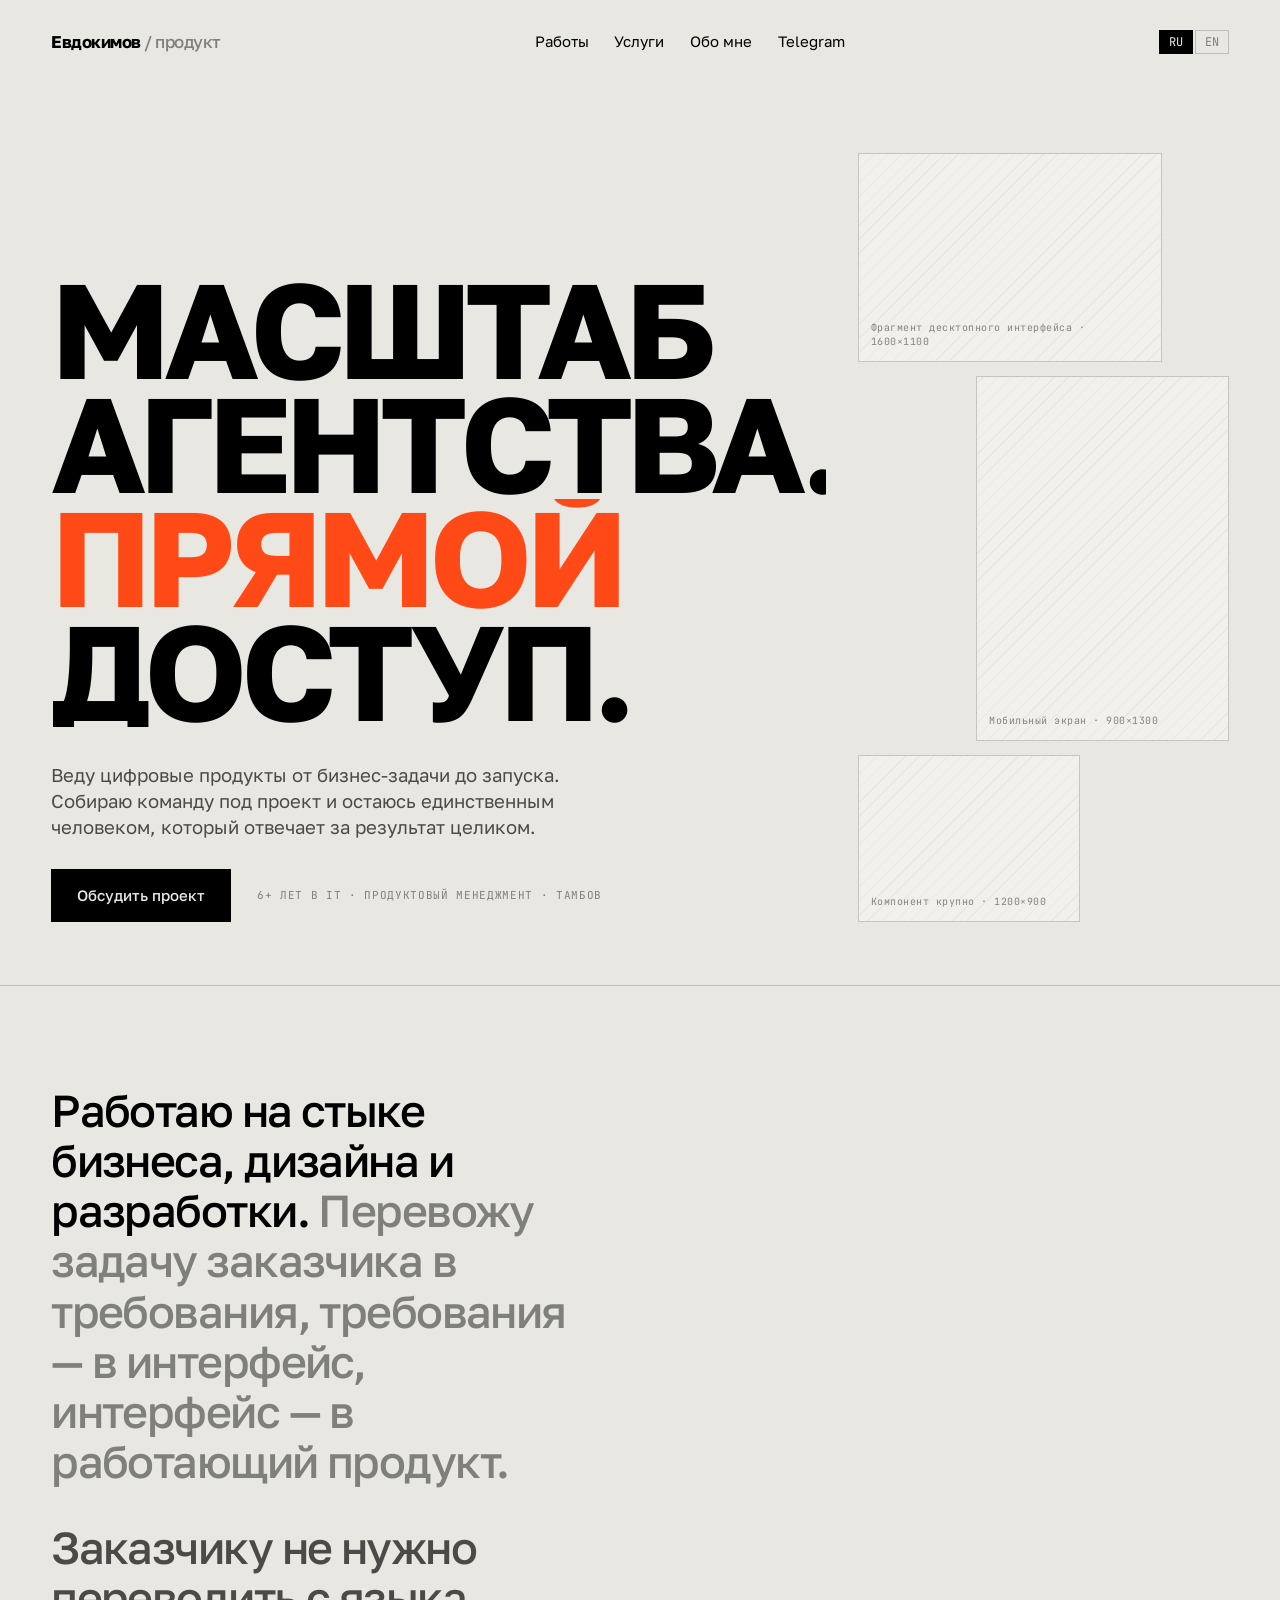
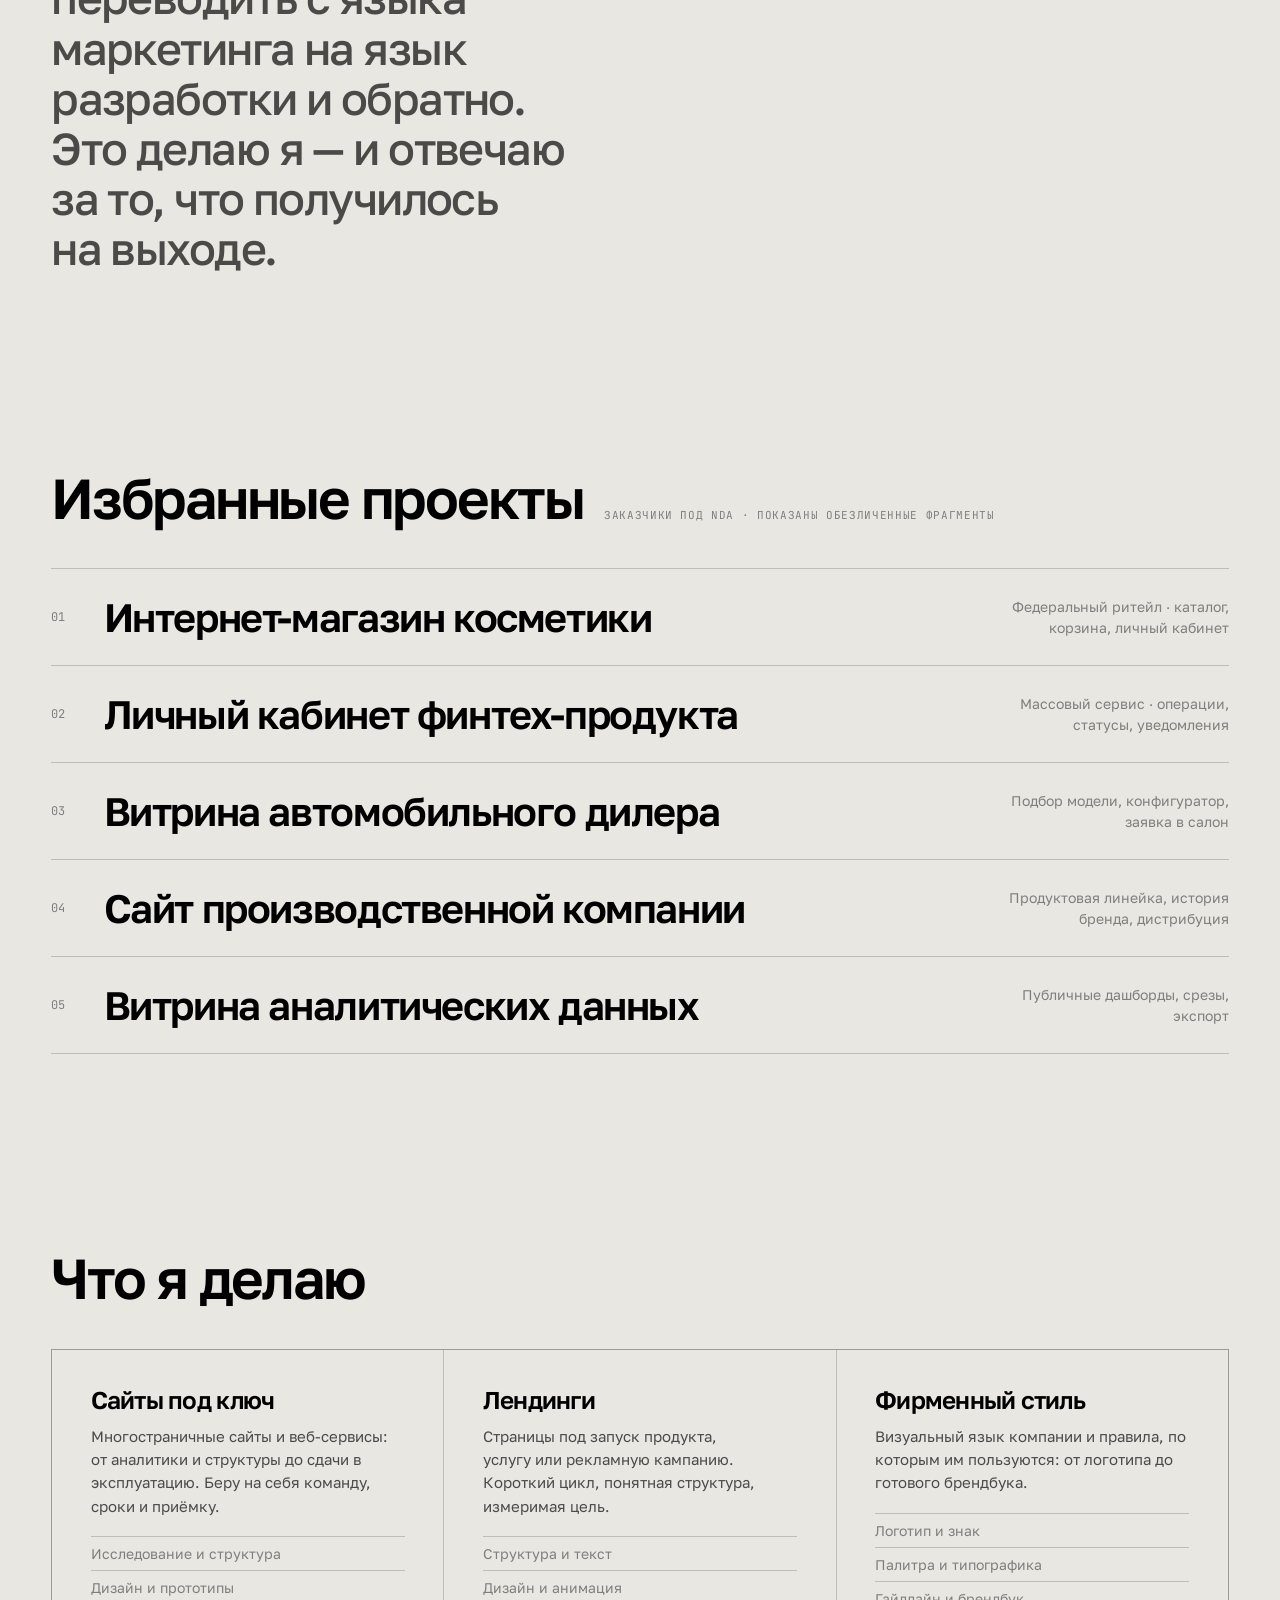
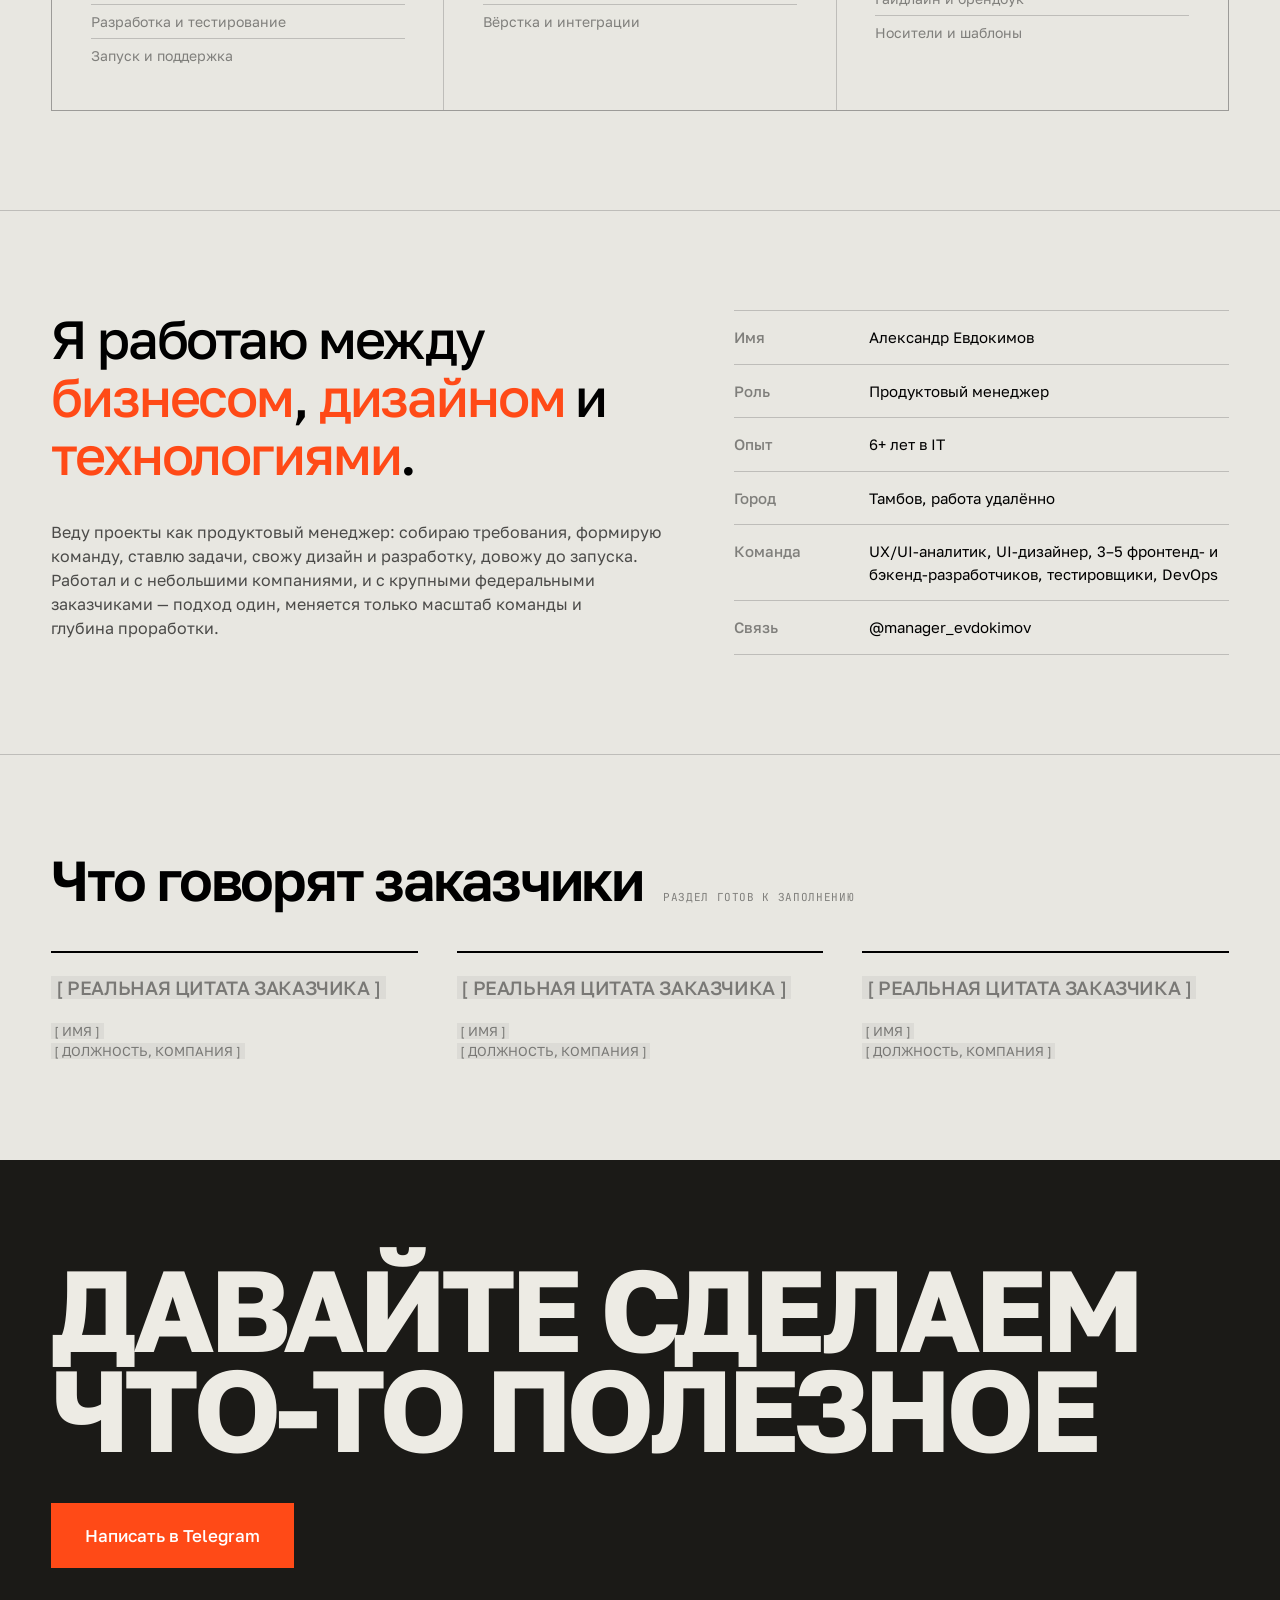
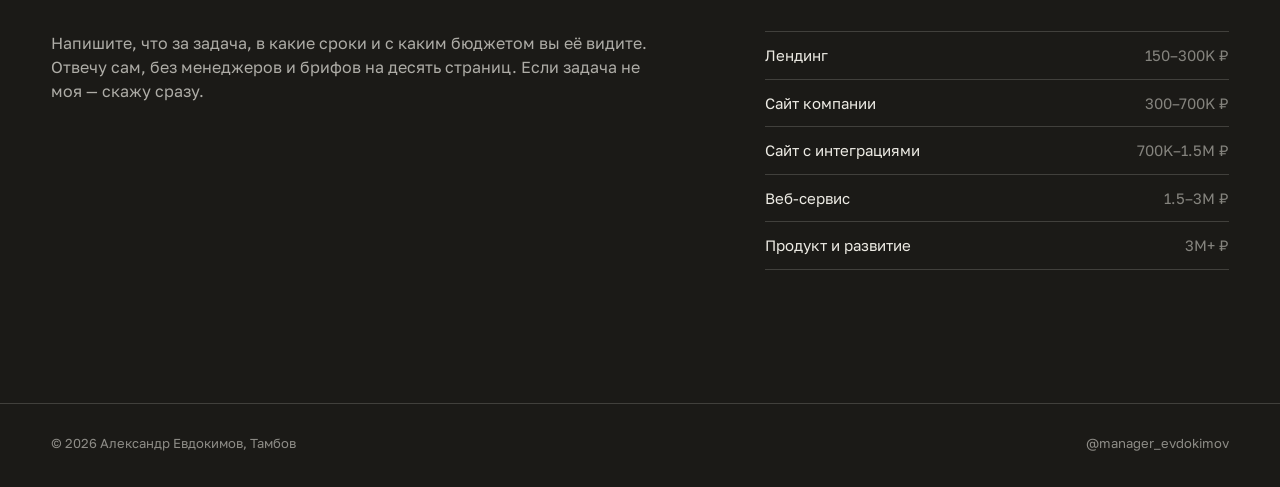
<file: index.html>
<!DOCTYPE html>
<html lang="ru">
<head>
<meta charset="utf-8">
<meta name="viewport" content="width=device-width, initial-scale=1">
<title>Александр Евдокимов — цифровые продукты</title>
<meta name="description" content="Продуктовый менеджер. Веду цифровые проекты от бизнес-задачи до запуска: сайты под ключ, лендинги, фирменный стиль.">

<!--
  ══════════════════════════════════════════════════════════════
  КАК ПРАВИТЬ ЭТОТ ФАЙЛ

  1. КАРТИНКИ. Все места под изображения — блоки <figure class="ph">.
     Чтобы вставить картинку, замените блок целиком на:
         <img src="images/имя.jpg" alt="описание" class="shot">
     Подпись внутри блока подсказывает нужный формат и размер.

  2. ТЕКСТ. Сайт двуязычный. Каждый текст продублирован:
         <span class="ru">русский</span><span class="en">english</span>
     Правьте обе версии, иначе при переключении языка будет пусто.

  3. КЕЙСЫ. Карточка в списке работ — <a class="work-row">.
     Разворот кейса — <article class="case"> в самом низу body.
     Связаны через data-case="c1" и id="case-c1".
     Чтобы добавить кейс — скопируйте одну строку и один article,
     поменяйте c1 на c6.

  4. ОПИСАНИЯ КЕЙСОВ — заготовки по категориям. Обязательно
     сверьте каждое с тем, что было на самом деле, прежде
     чем публиковать.

  5. ТЕЛЕГРАМ. Замените @manager_evdokimov поиском по файлу,
     если ник изменится.
  ══════════════════════════════════════════════════════════════
-->

<link rel="preconnect" href="https://fonts.googleapis.com">
<link rel="preconnect" href="https://fonts.gstatic.com" crossorigin>
<link href="https://fonts.googleapis.com/css2?family=Golos+Text:wght@400;500;600;700;800;900&family=JetBrains+Mono:wght@400;500&display=swap" rel="stylesheet">

<style>
:root{
  --paper:#E8E7E1;
  --paper-lift:#F1F0EB;
  --ink:#000;
  --ink-70:rgba(0,0,0,.68);
  --ink-45:rgba(0,0,0,.45);
  --rule:rgba(0,0,0,.18);
  --dark:#1B1A17;
  --dark-lift:#232219;
  --dark-text:#EDEBE4;
  --dark-rule:rgba(237,235,228,.18);
  --accent:#FF4A17;
  --pad:clamp(20px,4vw,64px);
  --maxw:1560px;
}

*{box-sizing:border-box;margin:0;padding:0}
html{-webkit-text-size-adjust:100%}
html{overflow-x:clip}
body{
  background:var(--paper);
  color:var(--ink);
  font-family:"Golos Text",sans-serif;
  font-size:clamp(16px,1.05vw,18px);
  line-height:1.5;
  overflow-x:hidden;
}
body.locked{overflow:hidden}

/* ── язык ───────────────────────────────────────────── */
.ru,.en{display:none}
body.lang-ru .ru{display:revert}
body.lang-en .en{display:revert}

/* ── базовая типографика ────────────────────────────── */
h1,h2,h3{font-weight:600;letter-spacing:-.035em;line-height:.92;text-wrap:balance}
p{max-width:62ch;text-wrap:pretty}
a{color:inherit;text-decoration:none}
:focus-visible{outline:2px solid var(--accent);outline-offset:3px}

.spec{
  font-family:"JetBrains Mono",monospace;
  font-size:.6875rem;
  letter-spacing:.06em;
  color:var(--ink-45);
}

.wrap{max-width:var(--maxw);margin:0 auto;padding-inline:var(--pad)}
.rule{border-top:1px solid var(--rule)}

/* ── навигация ──────────────────────────────────────── */
.nav{
  position:fixed;inset:0 0 auto 0;z-index:60;
  display:flex;align-items:center;justify-content:space-between;
  gap:24px;
  max-width:var(--maxw);margin:0 auto;
  padding:26px var(--pad);
  transition:padding .35s cubic-bezier(.2,.7,.3,1);
}
.nav::before{
  content:"";position:absolute;inset:0;z-index:-1;
  background:var(--paper);
  opacity:0;transition:opacity .35s ease;
  border-bottom:1px solid transparent;
}
body.scrolled .nav{padding-block:12px}
body.scrolled .nav::before{opacity:.94;border-bottom-color:var(--rule);backdrop-filter:blur(6px)}

.mark{font-weight:700;letter-spacing:-.03em;font-size:1.0625rem;white-space:nowrap}
.mark span{color:var(--ink-45);font-weight:500}
.nav-links{display:flex;gap:clamp(14px,2vw,32px);align-items:center;font-size:.9375rem}
.nav-links a{padding-block:4px;border-bottom:1px solid transparent}
.nav-links a:hover{border-bottom-color:var(--ink)}
.lang{display:flex;gap:2px;font-family:"JetBrains Mono",monospace;font-size:.75rem}
.lang button{
  background:none;border:1px solid var(--rule);color:var(--ink-45);
  padding:5px 9px;cursor:pointer;font:inherit;line-height:1;
}
.lang button[aria-pressed="true"]{background:var(--ink);border-color:var(--ink);color:var(--paper)}
@media(max-width:720px){.nav-links a:not(.nav-cta){display:none}}

/* ── герой ──────────────────────────────────────────── */
.hero{padding-top:clamp(120px,17vh,190px);padding-bottom:clamp(48px,7vh,88px)}
.hero-grid{display:grid;grid-template-columns:repeat(12,1fr);gap:clamp(20px,2.5vw,40px);align-items:end}
.hero-head{grid-column:1/9;min-width:0}
@media(max-width:1000px){.hero-head{grid-column:1/-1}}

h1{
  font-size:clamp(2.35rem,10.5vw,9.2rem);
  font-weight:700;
  line-height:.85;
  letter-spacing:-.05em;
  text-transform:uppercase;
}
h1 .line{display:block;overflow:hidden}
h1 .line i{display:block;font-style:normal;transform:translateY(105%);animation:rise .95s cubic-bezier(.16,1,.3,1) forwards}
h1 .line:nth-child(2) i{animation-delay:.09s}
h1 .line:nth-child(3) i{animation-delay:.18s}
@keyframes rise{to{transform:translateY(0)}}
h1 em{font-style:normal;color:var(--accent)}

.hero-sub{
  margin-top:clamp(28px,4vh,52px);
  max-width:46ch;
  font-size:clamp(1.0625rem,1.45vw,1.375rem);
  line-height:1.4;
  color:var(--ink-70);
  opacity:0;animation:fade .8s ease .5s forwards;
}
@keyframes fade{to{opacity:1}}

.hero-meta{
  margin-top:28px;display:flex;flex-wrap:wrap;gap:10px 26px;align-items:center;
  opacity:0;animation:fade .8s ease .68s forwards;
}
.btn{
  display:inline-block;background:var(--ink);color:var(--paper);
  padding:15px 26px;font-weight:500;font-size:.9375rem;
  transition:background .2s ease,color .2s ease;
}
.btn:hover{background:var(--accent);color:#fff}
.btn-ghost{background:none;color:var(--ink);border:1px solid var(--ink)}
.btn-ghost:hover{background:var(--ink);color:var(--paper)}

/* композиция фрагментов в герое */
.hero-stack{grid-column:9/13;min-width:0;display:grid;gap:14px;opacity:0;animation:fade 1s ease .3s forwards}
.hero-stack .ph:nth-child(1){margin-right:18%}
.hero-stack .ph:nth-child(2){margin-left:32%}
.hero-stack .ph:nth-child(3){margin-right:40%}
@media(max-width:1000px){
  .hero-grid{grid-template-columns:1fr;gap:0}
  .hero-stack{grid-column:1;grid-template-columns:1fr 1fr;gap:12px;margin-top:48px}
  .hero-stack .ph{margin:0!important}
  .hero-stack .ph:nth-child(3){display:none}
}
@media(max-width:420px){
  .hero-stack{grid-template-columns:1fr}
  .hero-stack .ph:nth-child(2){display:none}
}

/* ── плейсхолдер изображения ────────────────────────── */
.ph{
  position:relative;
  aspect-ratio:var(--ar,16/10);
  background:
    repeating-linear-gradient(-45deg,transparent 0 9px,rgba(0,0,0,.035) 9px 10px),
    var(--paper-lift);
  border:1px solid var(--rule);
  display:flex;align-items:flex-end;padding:12px;
}
.ph figcaption{
  font-family:"JetBrains Mono",monospace;font-size:.625rem;
  letter-spacing:.05em;color:var(--ink-45);line-height:1.4;
}
.shot{width:100%;height:auto;display:block;border:1px solid var(--rule)}

/* ── секции ─────────────────────────────────────────── */
section{padding-block:clamp(64px,11vh,148px)}
.sec-head{display:flex;align-items:baseline;gap:20px;margin-bottom:clamp(32px,5vh,64px);flex-wrap:wrap}
.sec-head h2{font-size:clamp(1.9rem,4.4vw,4rem);font-weight:600;letter-spacing:-.04em}

/* ── манифест ───────────────────────────────────────── */
.manifesto p{
  font-size:clamp(1.5rem,3.5vw,3.05rem);
  line-height:1.12;letter-spacing:-.035em;font-weight:500;max-width:19ch;
}
.manifesto .quiet{color:var(--ink-45)}
.manifesto-note{margin-top:36px;max-width:50ch;color:var(--ink-70);font-size:1.0625rem}

/* ── работы ─────────────────────────────────────────── */
.work-row{
  display:grid;grid-template-columns:auto 1fr auto;align-items:center;
  gap:clamp(16px,3vw,48px);
  padding:clamp(20px,3vh,34px) 0;
  border-top:1px solid var(--rule);
  position:relative;cursor:pointer;
  transition:padding-left .35s cubic-bezier(.2,.7,.3,1);
}
.work-list .work-row:last-child{border-bottom:1px solid var(--rule)}
.work-row:hover,.work-row:focus-visible{padding-left:clamp(10px,1.6vw,26px)}
.work-num{font-family:"JetBrains Mono",monospace;font-size:.75rem;color:var(--ink-45)}
.work-title{min-width:0;overflow-wrap:anywhere;font-size:clamp(1.35rem,3.1vw,2.7rem);font-weight:600;letter-spacing:-.035em;line-height:1.02}
.work-tag{font-size:.875rem;color:var(--ink-45);text-align:right;max-width:26ch}
.work-row:hover .work-title{color:var(--accent)}
.work-peek{
  position:absolute;right:clamp(140px,18vw,320px);top:50%;
  width:clamp(160px,15vw,230px);aspect-ratio:4/3;
  transform:translateY(-50%) scale(.94);
  opacity:0;pointer-events:none;transition:opacity .25s ease,transform .25s ease;
  z-index:2;display:none;
}
@media(hover:hover) and (min-width:1100px){.work-peek{display:flex}}
@media(hover:hover) and (min-width:1100px){
  .work-row:hover .work-peek{opacity:1;transform:translateY(-50%) scale(1)}
}
@media(max-width:760px){
  .work-row{grid-template-columns:auto 1fr;row-gap:8px}
  .work-tag{grid-column:2;text-align:left}
}

/* ── услуги ─────────────────────────────────────────── */
.services{display:grid;grid-template-columns:repeat(3,1fr);gap:1px;background:var(--rule);border:1px solid var(--rule)}
.service{background:var(--paper);padding:clamp(26px,3vw,44px)}
.service h3{font-size:clamp(1.25rem,1.9vw,1.75rem);margin-bottom:14px;letter-spacing:-.03em}
.service p{color:var(--ink-70);font-size:.9375rem;line-height:1.55}
.service ul{margin-top:18px;list-style:none;font-size:.875rem;color:var(--ink-45)}
.service li{padding:6px 0;border-top:1px solid var(--rule)}
@media(max-width:900px){.services{grid-template-columns:1fr}}

/* ── обо мне ────────────────────────────────────────── */
.about{display:grid;grid-template-columns:1.25fr 1fr;gap:clamp(32px,5vw,90px);align-items:start}
.about-statement{font-size:clamp(1.75rem,4.2vw,3.4rem);font-weight:500;line-height:1.08;letter-spacing:-.04em}
.about-statement b{font-weight:500;color:var(--accent)}
.facts{list-style:none}
.facts li{display:flex;gap:20px;padding:15px 0;border-top:1px solid var(--rule);font-size:.9375rem}
.facts li:last-child{border-bottom:1px solid var(--rule)}
.facts b{flex:0 0 clamp(90px,9vw,150px);font-weight:500;color:var(--ink-45)}
.about-text{margin-top:36px;color:var(--ink-70)}
@media(max-width:900px){.about{grid-template-columns:1fr}}

/* ── отзывы ─────────────────────────────────────────── */
.quotes{display:grid;grid-template-columns:repeat(3,1fr);gap:clamp(20px,3vw,44px)}
.quote{border-top:2px solid var(--ink);padding-top:22px}
.quote blockquote{font-size:clamp(1.0625rem,1.5vw,1.3rem);line-height:1.35;letter-spacing:-.02em;font-weight:500}
.quote .who{margin-top:22px;font-size:.8125rem;color:var(--ink-45);line-height:1.5}
.placeholder-text{color:var(--ink-45);background:rgba(0,0,0,.05);padding:0 .25em}
@media(max-width:900px){.quotes{grid-template-columns:1fr}}

/* ── контакт ────────────────────────────────────────── */
.contact{background:var(--dark);color:var(--dark-text)}
.contact h2{
  font-size:clamp(2.05rem,9vw,8rem);font-weight:700;text-transform:uppercase;
  letter-spacing:-.05em;line-height:.86;
}
.contact .btn{background:var(--accent);color:#fff;margin-top:clamp(32px,5vh,60px);padding:20px 34px;font-size:1.0625rem}
.contact .btn:hover{background:var(--dark-text);color:var(--dark)}
.contact-grid{display:grid;grid-template-columns:1.4fr 1fr;gap:clamp(30px,5vw,80px);margin-top:clamp(40px,7vh,86px);align-items:start}
.budget{list-style:none;font-size:.9375rem}
.budget li{padding:12px 0;border-top:1px solid var(--dark-rule);display:flex;justify-content:space-between;gap:16px;color:var(--dark-text)}
.budget li:last-child{border-bottom:1px solid var(--dark-rule)}
.budget .cap{color:rgba(237,235,228,.5)}
@media(max-width:900px){.contact-grid{grid-template-columns:1fr}}

footer{background:var(--dark);color:rgba(237,235,228,.55);padding-block:34px;font-size:.8125rem}
footer .wrap{display:flex;justify-content:space-between;gap:20px;flex-wrap:wrap;border-top:1px solid var(--dark-rule);padding-top:30px}
footer a:hover{color:var(--dark-text)}

/* ── разворот кейса ─────────────────────────────────── */
.case{
  position:fixed;inset:0;z-index:80;
  background:var(--dark);color:var(--dark-text);
  overflow-y:auto;overscroll-behavior:contain;
  opacity:0;visibility:hidden;transform:translateY(24px);
  transition:opacity .4s ease,transform .45s cubic-bezier(.16,1,.3,1),visibility .45s;
}
.case[data-open="true"]{opacity:1;visibility:visible;transform:none}
.case .ph{
  background:
    repeating-linear-gradient(-45deg,transparent 0 9px,rgba(237,235,228,.05) 9px 10px),
    var(--dark-lift);
  border-color:var(--dark-rule);
}
.case .ph figcaption{color:rgba(237,235,228,.45)}
.case-close{
  position:sticky;top:0;z-index:5;
  display:flex;justify-content:space-between;align-items:center;gap:20px;
  padding:14px var(--pad);flex-wrap:wrap;
  background:var(--dark);border-bottom:1px solid var(--dark-rule);
  max-width:var(--maxw);margin:0 auto;
}
.case-close button{
  background:none;border:1px solid var(--dark-rule);color:var(--dark-text);
  padding:9px 16px;cursor:pointer;font:inherit;font-size:.875rem;
}
.case-close button:hover{background:var(--dark-text);color:var(--dark)}
.case-close .spec{color:rgba(237,235,228,.5)}
.case-head{padding-block:clamp(48px,9vh,110px) clamp(32px,5vh,60px)}
.case-head h2{
  font-size:clamp(1.85rem,7.5vw,6.4rem);
  overflow-wrap:anywhere;font-weight:700;text-transform:uppercase;
  letter-spacing:-.05em;line-height:.88;max-width:16ch;
}
.case-head p{margin-top:28px;color:rgba(237,235,228,.7);font-size:clamp(1.0625rem,1.4vw,1.3rem);line-height:1.45}
.case-specs{display:grid;grid-template-columns:repeat(4,1fr);gap:0 clamp(20px,3vw,40px);border-top:1px solid var(--dark-rule)}
.case-specs div{padding:22px 0;border-bottom:1px solid var(--dark-rule)}
.case-specs dt{
  font-family:"JetBrains Mono",monospace;font-size:.625rem;letter-spacing:.07em;
  color:rgba(237,235,228,.45);margin-bottom:10px;
}
.case-specs dd{font-size:.9375rem;line-height:1.45}
@media(max-width:900px){.case-specs{grid-template-columns:1fr 1fr}}
@media(max-width:560px){.case-specs{grid-template-columns:1fr}}
.case-body{padding-block:clamp(40px,7vh,90px)}
.case-shots{display:grid;gap:clamp(14px,2vw,26px)}
.case-shots .pair{display:grid;grid-template-columns:1fr 1fr;gap:clamp(14px,2vw,26px)}
@media(max-width:760px){.case-shots .pair{grid-template-columns:1fr}}
.case-note{margin-block:clamp(36px,6vh,72px);max-width:58ch;color:rgba(237,235,228,.7)}
.case-note h3{font-size:clamp(1.25rem,2.2vw,1.9rem);color:var(--dark-text);margin-bottom:16px;letter-spacing:-.03em}
.case-next{
  display:flex;justify-content:space-between;align-items:center;gap:20px;flex-wrap:wrap;
  border-top:1px solid var(--dark-rule);padding-block:clamp(30px,5vh,56px);
}
.case-next b{font-size:clamp(1.3rem,3vw,2.4rem);font-weight:600;letter-spacing:-.035em}
.case-next a:hover b{color:var(--accent)}

@media(prefers-reduced-motion:reduce){
  *,*::before,*::after{animation-duration:.01ms!important;animation-delay:0ms!important;transition-duration:.01ms!important}
  h1 .line i{transform:none}
  .hero-sub,.hero-meta,.hero-stack{opacity:1}
}
</style>
</head>

<body class="lang-ru">

<!-- ═══ НАВИГАЦИЯ ═══ -->
<nav class="nav">
  <a href="#top" class="mark">Евдокимов<span> / продукт</span></a>
  <div class="nav-links">
    <a href="#work"><span class="ru">Работы</span><span class="en">Work</span></a>
    <a href="#services"><span class="ru">Услуги</span><span class="en">Services</span></a>
    <a href="#about"><span class="ru">Обо мне</span><span class="en">About</span></a>
    <a href="https://t.me/manager_evdokimov" class="nav-cta" target="_blank" rel="noopener">Telegram</a>
  </div>
  <div class="lang">
    <button type="button" data-lang="ru" aria-pressed="true">RU</button>
    <button type="button" data-lang="en" aria-pressed="false">EN</button>
  </div>
</nav>

<main id="top">

<!-- ═══ ГЕРОЙ ═══ -->
<header class="hero wrap">
  <div class="hero-grid">
    <div class="hero-head">
      <h1>
        <span class="ru">
          <span class="line"><i>Масштаб</i></span>
          <span class="line"><i>агентства.</i></span>
          <span class="line"><i><em>Прямой</em> доступ.</i></span>
        </span>
        <span class="en">
          <span class="line"><i>Agency</i></span>
          <span class="line"><i>scale.</i></span>
          <span class="line"><i><em>Direct</em> access.</i></span>
        </span>
      </h1>

      <p class="hero-sub">
        <span class="ru">Веду цифровые продукты от бизнес-задачи до запуска. Собираю команду под проект и остаюсь единственным человеком, который отвечает за результат целиком.</span>
        <span class="en">I take digital products from a business problem to launch. I assemble the team for the project and stay the single person accountable for the whole result.</span>
      </p>

      <div class="hero-meta">
        <a href="https://t.me/manager_evdokimov" class="btn" target="_blank" rel="noopener">
          <span class="ru">Обсудить проект</span><span class="en">Start a project</span>
        </a>
        <span class="spec">
          <span class="ru">6+ ЛЕТ В IT · ПРОДУКТОВЫЙ МЕНЕДЖМЕНТ · ТАМБОВ</span>
          <span class="en">6+ YEARS IN IT · PRODUCT MANAGEMENT · TAMBOV</span>
        </span>
      </div>
    </div>

    <div class="hero-stack">
      <figure class="ph" style="--ar:16/11"><figcaption>
        <span class="ru">Фрагмент десктопного интерфейса · 1600×1100</span>
        <span class="en">Desktop UI fragment · 1600×1100</span>
      </figcaption></figure>
      <figure class="ph" style="--ar:9/13"><figcaption>
        <span class="ru">Мобильный экран · 900×1300</span>
        <span class="en">Mobile screen · 900×1300</span>
      </figcaption></figure>
      <figure class="ph" style="--ar:4/3"><figcaption>
        <span class="ru">Компонент крупно · 1200×900</span>
        <span class="en">Component close-up · 1200×900</span>
      </figcaption></figure>
    </div>
  </div>
</header>

<!-- ═══ МАНИФЕСТ ═══ -->
<section class="wrap manifesto rule">
  <p>
    <span class="ru">Работаю на стыке бизнеса, дизайна и разработки. <span class="quiet">Перевожу задачу заказчика в требования, требования — в интерфейс, интерфейс — в работающий продукт.</span></span>
    <span class="en">I work where business, design and engineering meet. <span class="quiet">I turn a client's problem into requirements, requirements into an interface, and the interface into a product that ships.</span></span>
  </p>
  <p class="manifesto-note">
    <span class="ru">Заказчику не нужно переводить с языка маркетинга на язык разработки и обратно. Это делаю я — и отвечаю за то, что получилось на выходе.</span>
    <span class="en">The client doesn't have to translate between marketing and engineering. That's my job, and so is the outcome.</span>
  </p>
</section>

<!-- ═══ РАБОТЫ ═══ -->
<section class="wrap" id="work">
  <div class="sec-head">
    <h2><span class="ru">Избранные проекты</span><span class="en">Selected projects</span></h2>
    <span class="spec">
      <span class="ru">ЗАКАЗЧИКИ ПОД NDA · ПОКАЗАНЫ ОБЕЗЛИЧЕННЫЕ ФРАГМЕНТЫ</span>
      <span class="en">CLIENTS UNDER NDA · ANONYMISED FRAGMENTS SHOWN</span>
    </span>
  </div>

  <div class="work-list">
    <a class="work-row" data-case="c1" href="#case-c1">
      <span class="work-num">01</span>
      <span class="work-title"><span class="ru">Интернет-магазин косметики</span><span class="en">Beauty e-commerce</span></span>
      <span class="work-tag"><span class="ru">Федеральный ритейл · каталог, корзина, личный кабинет</span><span class="en">National retail · catalogue, cart, account</span></span>
      <figure class="ph work-peek" style="--ar:4/3"><figcaption><span class="ru">Превью 900×675</span><span class="en">Preview 900×675</span></figcaption></figure>
    </a>

    <a class="work-row" data-case="c2" href="#case-c2">
      <span class="work-num">02</span>
      <span class="work-title"><span class="ru">Личный кабинет финтех-продукта</span><span class="en">Fintech customer account</span></span>
      <span class="work-tag"><span class="ru">Массовый сервис · операции, статусы, уведомления</span><span class="en">High-traffic service · operations, statuses, alerts</span></span>
      <figure class="ph work-peek" style="--ar:4/3"><figcaption><span class="ru">Превью 900×675</span><span class="en">Preview 900×675</span></figcaption></figure>
    </a>

    <a class="work-row" data-case="c3" href="#case-c3">
      <span class="work-num">03</span>
      <span class="work-title"><span class="ru">Витрина автомобильного дилера</span><span class="en">Car dealer showroom</span></span>
      <span class="work-tag"><span class="ru">Подбор модели, конфигуратор, заявка в салон</span><span class="en">Model search, configurator, dealership lead</span></span>
      <figure class="ph work-peek" style="--ar:4/3"><figcaption><span class="ru">Превью 900×675</span><span class="en">Preview 900×675</span></figcaption></figure>
    </a>

    <a class="work-row" data-case="c4" href="#case-c4">
      <span class="work-num">04</span>
      <span class="work-title"><span class="ru">Сайт производственной компании</span><span class="en">Manufacturer website</span></span>
      <span class="work-tag"><span class="ru">Продуктовая линейка, история бренда, дистрибуция</span><span class="en">Product range, brand story, distribution</span></span>
      <figure class="ph work-peek" style="--ar:4/3"><figcaption><span class="ru">Превью 900×675</span><span class="en">Preview 900×675</span></figcaption></figure>
    </a>

    <a class="work-row" data-case="c5" href="#case-c5">
      <span class="work-num">05</span>
      <span class="work-title"><span class="ru">Витрина аналитических данных</span><span class="en">Data showcase</span></span>
      <span class="work-tag"><span class="ru">Публичные дашборды, срезы, экспорт</span><span class="en">Public dashboards, breakdowns, export</span></span>
      <figure class="ph work-peek" style="--ar:4/3"><figcaption><span class="ru">Превью 900×675</span><span class="en">Preview 900×675</span></figcaption></figure>
    </a>
  </div>
</section>

<!-- ═══ УСЛУГИ ═══ -->
<section class="wrap" id="services">
  <div class="sec-head">
    <h2><span class="ru">Что я делаю</span><span class="en">What I do</span></h2>
  </div>

  <div class="services">
    <div class="service">
      <h3><span class="ru">Сайты под ключ</span><span class="en">Websites, end to end</span></h3>
      <p>
        <span class="ru">Многостраничные сайты и веб-сервисы: от аналитики и структуры до сдачи в эксплуатацию. Беру на себя команду, сроки и приёмку.</span>
        <span class="en">Multi-page sites and web services: from research and structure to handover. I own the team, the schedule and the acceptance.</span>
      </p>
      <ul>
        <li><span class="ru">Исследование и структура</span><span class="en">Research and structure</span></li>
        <li><span class="ru">Дизайн и прототипы</span><span class="en">Design and prototypes</span></li>
        <li><span class="ru">Разработка и тестирование</span><span class="en">Build and QA</span></li>
        <li><span class="ru">Запуск и поддержка</span><span class="en">Launch and support</span></li>
      </ul>
    </div>

    <div class="service">
      <h3><span class="ru">Лендинги</span><span class="en">Landing pages</span></h3>
      <p>
        <span class="ru">Страницы под запуск продукта, услугу или рекламную кампанию. Короткий цикл, понятная структура, измеримая цель.</span>
        <span class="en">Pages for a product launch, a service or an ad campaign. Short cycle, clear structure, one measurable goal.</span>
      </p>
      <ul>
        <li><span class="ru">Структура и текст</span><span class="en">Structure and copy</span></li>
        <li><span class="ru">Дизайн и анимация</span><span class="en">Design and motion</span></li>
        <li><span class="ru">Вёрстка и интеграции</span><span class="en">Build and integrations</span></li>
      </ul>
    </div>

    <div class="service">
      <h3><span class="ru">Фирменный стиль</span><span class="en">Brand identity</span></h3>
      <p>
        <span class="ru">Визуальный язык компании и правила, по которым им пользуются: от логотипа до готового брендбука.</span>
        <span class="en">A company's visual language and the rules for using it: from the logo to a finished brand book.</span>
      </p>
      <ul>
        <li><span class="ru">Логотип и знак</span><span class="en">Logo and mark</span></li>
        <li><span class="ru">Палитра и типографика</span><span class="en">Palette and typography</span></li>
        <li><span class="ru">Гайдлайн и брендбук</span><span class="en">Guidelines and brand book</span></li>
        <li><span class="ru">Носители и шаблоны</span><span class="en">Assets and templates</span></li>
      </ul>
    </div>
  </div>
</section>

<!-- ═══ ОБО МНЕ ═══ -->
<section class="wrap rule" id="about">
  <div class="about">
    <div>
      <p class="about-statement">
        <span class="ru">Я работаю между <b>бизнесом</b>, <b>дизайном</b> и <b>технологиями</b>.</span>
        <span class="en">I work between <b>business</b>, <b>design</b> and <b>technology</b>.</span>
      </p>
      <p class="about-text">
        <span class="ru">Веду проекты как продуктовый менеджер: собираю требования, формирую команду, ставлю задачи, свожу дизайн и разработку, довожу до запуска. Работал и с небольшими компаниями, и с крупными федеральными заказчиками — подход один, меняется только масштаб команды и глубина проработки.</span>
        <span class="en">I run projects as a product manager: gather requirements, form the team, set the tasks, keep design and engineering aligned, and carry the work to launch. I've worked with small companies and with large national clients — the approach is the same, only the team size and the depth of the work change.</span>
      </p>
    </div>

    <ul class="facts">
      <li><b><span class="ru">Имя</span><span class="en">Name</span></b> <span>Александр Евдокимов</span></li>
      <li><b><span class="ru">Роль</span><span class="en">Role</span></b> <span class="ru">Продуктовый менеджер</span><span class="en">Product manager</span></li>
      <li><b><span class="ru">Опыт</span><span class="en">Experience</span></b> <span class="ru">6+ лет в IT</span><span class="en">6+ years in IT</span></li>
      <li><b><span class="ru">Город</span><span class="en">City</span></b> <span class="ru">Тамбов, работа удалённо</span><span class="en">Tambov, working remotely</span></li>
      <li><b><span class="ru">Команда</span><span class="en">Team</span></b> <span class="ru">UX/UI-аналитик, UI-дизайнер, 3–5 фронтенд- и бэкенд-разработчиков, тестировщики, DevOps</span><span class="en">UX/UI analyst, UI designer, 3–5 front-end and back-end developers, QA, DevOps</span></li>
      <li><b><span class="ru">Связь</span><span class="en">Contact</span></b> <a href="https://t.me/manager_evdokimov" target="_blank" rel="noopener">@manager_evdokimov</a></li>
    </ul>
  </div>
</section>

<!-- ═══ ОТЗЫВЫ ═══ -->
<section class="wrap rule">
  <div class="sec-head">
    <h2><span class="ru">Что говорят заказчики</span><span class="en">What clients say</span></h2>
    <span class="spec">
      <span class="ru">РАЗДЕЛ ГОТОВ К ЗАПОЛНЕНИЮ</span>
      <span class="en">READY TO BE FILLED IN</span>
    </span>
  </div>

  <div class="quotes">
    <figure class="quote">
      <blockquote><span class="placeholder-text">[ РЕАЛЬНАЯ ЦИТАТА ЗАКАЗЧИКА ]</span></blockquote>
      <figcaption class="who"><span class="placeholder-text">[ ИМЯ ]</span><br><span class="placeholder-text">[ ДОЛЖНОСТЬ, КОМПАНИЯ ]</span></figcaption>
    </figure>
    <figure class="quote">
      <blockquote><span class="placeholder-text">[ РЕАЛЬНАЯ ЦИТАТА ЗАКАЗЧИКА ]</span></blockquote>
      <figcaption class="who"><span class="placeholder-text">[ ИМЯ ]</span><br><span class="placeholder-text">[ ДОЛЖНОСТЬ, КОМПАНИЯ ]</span></figcaption>
    </figure>
    <figure class="quote">
      <blockquote><span class="placeholder-text">[ РЕАЛЬНАЯ ЦИТАТА ЗАКАЗЧИКА ]</span></blockquote>
      <figcaption class="who"><span class="placeholder-text">[ ИМЯ ]</span><br><span class="placeholder-text">[ ДОЛЖНОСТЬ, КОМПАНИЯ ]</span></figcaption>
    </figure>
  </div>
</section>

<!-- ═══ КОНТАКТ ═══ -->
<section class="contact" id="contact">
  <div class="wrap">
    <h2>
      <span class="ru">Давайте сделаем<br>что-то полезное</span>
      <span class="en">Let's build<br>something useful</span>
    </h2>

    <a href="https://t.me/manager_evdokimov" class="btn" target="_blank" rel="noopener">
      <span class="ru">Написать в Telegram</span><span class="en">Message me on Telegram</span>
    </a>

    <div class="contact-grid">
      <p style="color:rgba(237,235,228,.7)">
        <span class="ru">Напишите, что за задача, в какие сроки и с каким бюджетом вы её видите. Отвечу сам, без менеджеров и брифов на десять страниц. Если задача не моя — скажу сразу.</span>
        <span class="en">Tell me what the task is, when you need it and what budget you have in mind. You'll get an answer from me, with no account managers and no ten-page briefs. If it isn't my kind of work, I'll say so straight away.</span>
      </p>

      <ul class="budget">
        <li><span class="ru">Лендинг</span><span class="en">Landing page</span> <span class="cap">150–300K ₽</span></li>
        <li><span class="ru">Сайт компании</span><span class="en">Company website</span> <span class="cap">300–700K ₽</span></li>
        <li><span class="ru">Сайт с интеграциями</span><span class="en">Site with integrations</span> <span class="cap">700K–1.5M ₽</span></li>
        <li><span class="ru">Веб-сервис</span><span class="en">Web service</span> <span class="cap">1.5–3M ₽</span></li>
        <li><span class="ru">Продукт и развитие</span><span class="en">Product and roadmap</span> <span class="cap">3M+ ₽</span></li>
      </ul>
    </div>
  </div>
</section>

<footer>
  <div class="wrap">
    <span>© 2026 <span class="ru">Александр Евдокимов, Тамбов</span><span class="en">Alexander Evdokimov, Tambov</span></span>
    <a href="https://t.me/manager_evdokimov" target="_blank" rel="noopener">@manager_evdokimov</a>
  </div>
</footer>

</main>

<!-- ═══════════ РАЗВОРОТЫ КЕЙСОВ ═══════════ -->

<article class="case" id="case-c1" data-open="false" aria-hidden="true">
  <div class="case-close">
    <span class="spec">01 — <span class="ru">ИНТЕРНЕТ-МАГАЗИН КОСМЕТИКИ</span><span class="en">BEAUTY E-COMMERCE</span></span>
    <button type="button" data-close><span class="ru">Закрыть</span><span class="en">Close</span></button>
  </div>
  <div class="wrap case-head">
    <h2><span class="ru">Интернет-магазин косметики</span><span class="en">Beauty e-commerce</span></h2>
    <p>
      <span class="ru">Онлайн-магазин федеральной косметической компании: каталог на тысячи позиций, корзина, оформление заказа и личный кабинет покупателя на десктопе и в мобильной версии.</span>
      <span class="en">An online store for a national cosmetics company: a catalogue of thousands of items, cart, checkout and a customer account on desktop and mobile.</span>
    </p>
  </div>
  <div class="wrap">
    <dl class="case-specs">
      <div><dt><span class="ru">РОЛЬ</span><span class="en">ROLE</span></dt><dd><span class="ru">Продуктовый менеджер</span><span class="en">Product manager</span></dd></div>
      <div><dt><span class="ru">КОМАНДА</span><span class="en">TEAM</span></dt><dd><span class="ru">UX/UI-аналитик, UI-дизайнер, 3–5 фронтенд- и бэкенд-разработчиков, тестировщики, DevOps</span><span class="en">UX/UI analyst, UI designer, 3–5 front-end and back-end developers, QA, DevOps</span></dd></div>
      <div><dt><span class="ru">ЗОНА ОТВЕТСТВЕННОСТИ</span><span class="en">SCOPE</span></dt><dd><span class="ru">Требования, приоритеты, координация дизайна и разработки, приёмка</span><span class="en">Requirements, priorities, design and engineering coordination, acceptance</span></dd></div>
      <div><dt><span class="ru">ПЛАТФОРМЫ</span><span class="en">PLATFORMS</span></dt><dd>Desktop, mobile web</dd></div>
    </dl>
  </div>
  <div class="wrap case-body">
    <div class="case-shots">
      <figure class="ph" style="--ar:16/9"><figcaption><span class="ru">Главная, десктоп · 2560×1440</span><span class="en">Home, desktop · 2560×1440</span></figcaption></figure>
      <div class="pair">
        <figure class="ph" style="--ar:4/3"><figcaption><span class="ru">Каталог с фильтрами · 1600×1200</span><span class="en">Catalogue with filters · 1600×1200</span></figcaption></figure>
        <figure class="ph" style="--ar:4/3"><figcaption><span class="ru">Карточка товара · 1600×1200</span><span class="en">Product page · 1600×1200</span></figcaption></figure>
      </div>
    </div>
    <div class="case-note">
      <h3><span class="ru">Что было сложным</span><span class="en">The hard part</span></h3>
      <p><span class="ru">Опишите здесь главное ограничение проекта: объём каталога, сроки, интеграции с учётной системой, требования к нагрузке. Один абзац, без цифр, которые нельзя раскрывать.</span><span class="en">Describe the project's main constraint here: catalogue size, deadlines, integration with the accounting system, load requirements. One paragraph, no figures you can't disclose.</span></p>
    </div>
    <div class="case-shots">
      <div class="pair">
        <figure class="ph" style="--ar:9/16"><figcaption><span class="ru">Мобильный каталог · 1170×2080</span><span class="en">Mobile catalogue · 1170×2080</span></figcaption></figure>
        <figure class="ph" style="--ar:9/16"><figcaption><span class="ru">Мобильная корзина · 1170×2080</span><span class="en">Mobile cart · 1170×2080</span></figcaption></figure>
      </div>
      <figure class="ph" style="--ar:16/9"><figcaption><span class="ru">Компоненты дизайн-системы · 2560×1440</span><span class="en">Design system components · 2560×1440</span></figcaption></figure>
    </div>
  </div>
  <div class="wrap case-next">
    <span class="spec"><span class="ru">СЛЕДУЮЩИЙ ПРОЕКТ</span><span class="en">NEXT PROJECT</span></span>
    <a href="#case-c2" data-case="c2"><b><span class="ru">Личный кабинет финтех-продукта</span><span class="en">Fintech customer account</span></b></a>
  </div>
</article>

<article class="case" id="case-c2" data-open="false" aria-hidden="true">
  <div class="case-close">
    <span class="spec">02 — <span class="ru">ЛИЧНЫЙ КАБИНЕТ ФИНТЕХ-ПРОДУКТА</span><span class="en">FINTECH CUSTOMER ACCOUNT</span></span>
    <button type="button" data-close><span class="ru">Закрыть</span><span class="en">Close</span></button>
  </div>
  <div class="wrap case-head">
    <h2><span class="ru">Личный кабинет финтех-продукта</span><span class="en">Fintech customer account</span></h2>
    <p>
      <span class="ru">Клиентский раздел массового финансового сервиса: операции, статусы заявок, документы и уведомления. Много состояний, много пограничных сценариев, высокая цена ошибки.</span>
      <span class="en">The customer area of a high-traffic financial service: operations, application statuses, documents and notifications. Many states, many edge cases, a high cost of error.</span>
    </p>
  </div>
  <div class="wrap">
    <dl class="case-specs">
      <div><dt><span class="ru">РОЛЬ</span><span class="en">ROLE</span></dt><dd><span class="ru">Продуктовый менеджер</span><span class="en">Product manager</span></dd></div>
      <div><dt><span class="ru">КОМАНДА</span><span class="en">TEAM</span></dt><dd><span class="ru">UX/UI-аналитик, UI-дизайнер, 3–5 фронтенд- и бэкенд-разработчиков, тестировщики, DevOps</span><span class="en">UX/UI analyst, UI designer, 3–5 front-end and back-end developers, QA, DevOps</span></dd></div>
      <div><dt><span class="ru">ЗОНА ОТВЕТСТВЕННОСТИ</span><span class="en">SCOPE</span></dt><dd><span class="ru">Сценарии и состояния, приоритеты релизов, координация команды</span><span class="en">Flows and states, release priorities, team coordination</span></dd></div>
      <div><dt><span class="ru">ПЛАТФОРМЫ</span><span class="en">PLATFORMS</span></dt><dd>Desktop, mobile web</dd></div>
    </dl>
  </div>
  <div class="wrap case-body">
    <div class="case-shots">
      <figure class="ph" style="--ar:16/9"><figcaption><span class="ru">Главный экран кабинета · 2560×1440</span><span class="en">Account dashboard · 2560×1440</span></figcaption></figure>
      <div class="pair">
        <figure class="ph" style="--ar:4/3"><figcaption><span class="ru">Список операций · 1600×1200</span><span class="en">Operations list · 1600×1200</span></figcaption></figure>
        <figure class="ph" style="--ar:4/3"><figcaption><span class="ru">Состояния и ошибки · 1600×1200</span><span class="en">States and errors · 1600×1200</span></figcaption></figure>
      </div>
    </div>
    <div class="case-note">
      <h3><span class="ru">Что было сложным</span><span class="en">The hard part</span></h3>
      <p><span class="ru">Опишите один абзац: количество сценариев, работа с состояниями, согласования с юристами и безопасностью, ритм релизов.</span><span class="en">One paragraph: the number of flows, state handling, legal and security sign-off, release cadence.</span></p>
    </div>
    <div class="case-shots">
      <figure class="ph" style="--ar:21/9"><figcaption><span class="ru">Схема сценария · 2560×1100</span><span class="en">Flow diagram · 2560×1100</span></figcaption></figure>
    </div>
  </div>
  <div class="wrap case-next">
    <span class="spec"><span class="ru">СЛЕДУЮЩИЙ ПРОЕКТ</span><span class="en">NEXT PROJECT</span></span>
    <a href="#case-c3" data-case="c3"><b><span class="ru">Витрина автомобильного дилера</span><span class="en">Car dealer showroom</span></b></a>
  </div>
</article>

<article class="case" id="case-c3" data-open="false" aria-hidden="true">
  <div class="case-close">
    <span class="spec">03 — <span class="ru">ВИТРИНА АВТОМОБИЛЬНОГО ДИЛЕРА</span><span class="en">CAR DEALER SHOWROOM</span></span>
    <button type="button" data-close><span class="ru">Закрыть</span><span class="en">Close</span></button>
  </div>
  <div class="wrap case-head">
    <h2><span class="ru">Витрина автомобильного дилера</span><span class="en">Car dealer showroom</span></h2>
    <p>
      <span class="ru">Сайт дилерского центра: подбор модели, комплектации, наличие в салонах и заявка на тест-драйв. Каталог, который постоянно меняется вслед за складом.</span>
      <span class="en">A dealership site: model search, trim levels, availability by showroom and a test-drive request. A catalogue that changes with the stock.</span>
    </p>
  </div>
  <div class="wrap">
    <dl class="case-specs">
      <div><dt><span class="ru">РОЛЬ</span><span class="en">ROLE</span></dt><dd><span class="ru">Продуктовый менеджер</span><span class="en">Product manager</span></dd></div>
      <div><dt><span class="ru">КОМАНДА</span><span class="en">TEAM</span></dt><dd><span class="ru">UX/UI-аналитик, UI-дизайнер, 3–5 фронтенд- и бэкенд-разработчиков, тестировщики, DevOps</span><span class="en">UX/UI analyst, UI designer, 3–5 front-end and back-end developers, QA, DevOps</span></dd></div>
      <div><dt><span class="ru">ЗОНА ОТВЕТСТВЕННОСТИ</span><span class="en">SCOPE</span></dt><dd><span class="ru">Структура каталога, интеграции, координация дизайна и разработки</span><span class="en">Catalogue structure, integrations, design and engineering coordination</span></dd></div>
      <div><dt><span class="ru">ПЛАТФОРМЫ</span><span class="en">PLATFORMS</span></dt><dd>Desktop, mobile web</dd></div>
    </dl>
  </div>
  <div class="wrap case-body">
    <div class="case-shots">
      <figure class="ph" style="--ar:16/9"><figcaption><span class="ru">Главная · 2560×1440</span><span class="en">Home · 2560×1440</span></figcaption></figure>
      <div class="pair">
        <figure class="ph" style="--ar:4/3"><figcaption><span class="ru">Подбор модели · 1600×1200</span><span class="en">Model search · 1600×1200</span></figcaption></figure>
        <figure class="ph" style="--ar:4/3"><figcaption><span class="ru">Карточка автомобиля · 1600×1200</span><span class="en">Car page · 1600×1200</span></figcaption></figure>
      </div>
      <figure class="ph" style="--ar:16/9"><figcaption><span class="ru">Форма заявки · 2560×1440</span><span class="en">Lead form · 2560×1440</span></figcaption></figure>
    </div>
    <div class="case-note">
      <h3><span class="ru">Что было сложным</span><span class="en">The hard part</span></h3>
      <p><span class="ru">Один абзац о главном ограничении: синхронизация с наличием, количество комплектаций, требования дилерской сети.</span><span class="en">One paragraph on the main constraint: stock synchronisation, the number of trim levels, dealer network requirements.</span></p>
    </div>
  </div>
  <div class="wrap case-next">
    <span class="spec"><span class="ru">СЛЕДУЮЩИЙ ПРОЕКТ</span><span class="en">NEXT PROJECT</span></span>
    <a href="#case-c4" data-case="c4"><b><span class="ru">Сайт производственной компании</span><span class="en">Manufacturer website</span></b></a>
  </div>
</article>

<article class="case" id="case-c4" data-open="false" aria-hidden="true">
  <div class="case-close">
    <span class="spec">04 — <span class="ru">САЙТ ПРОИЗВОДСТВЕННОЙ КОМПАНИИ</span><span class="en">MANUFACTURER WEBSITE</span></span>
    <button type="button" data-close><span class="ru">Закрыть</span><span class="en">Close</span></button>
  </div>
  <div class="wrap case-head">
    <h2><span class="ru">Сайт производственной компании</span><span class="en">Manufacturer website</span></h2>
    <p>
      <span class="ru">Имиджевый сайт производителя: линейка продукции, история бренда, производство и каналы дистрибуции. Задача — не продать в один клик, а выстроить доверие.</span>
      <span class="en">A brand site for a manufacturer: product range, brand history, production and distribution channels. The goal isn't a one-click sale, it's trust.</span>
    </p>
  </div>
  <div class="wrap">
    <dl class="case-specs">
      <div><dt><span class="ru">РОЛЬ</span><span class="en">ROLE</span></dt><dd><span class="ru">Продуктовый менеджер</span><span class="en">Product manager</span></dd></div>
      <div><dt><span class="ru">КОМАНДА</span><span class="en">TEAM</span></dt><dd><span class="ru">UX/UI-аналитик, UI-дизайнер, 3–5 фронтенд- и бэкенд-разработчиков, тестировщики, DevOps</span><span class="en">UX/UI analyst, UI designer, 3–5 front-end and back-end developers, QA, DevOps</span></dd></div>
      <div><dt><span class="ru">ЗОНА ОТВЕТСТВЕННОСТИ</span><span class="en">SCOPE</span></dt><dd><span class="ru">Структура, работа с контентом бренда, координация команды, приёмка</span><span class="en">Structure, brand content, team coordination, acceptance</span></dd></div>
      <div><dt><span class="ru">ПЛАТФОРМЫ</span><span class="en">PLATFORMS</span></dt><dd>Desktop, mobile web</dd></div>
    </dl>
  </div>
  <div class="wrap case-body">
    <div class="case-shots">
      <figure class="ph" style="--ar:21/9"><figcaption><span class="ru">Первый экран · 2560×1100</span><span class="en">Hero screen · 2560×1100</span></figcaption></figure>
      <div class="pair">
        <figure class="ph" style="--ar:4/3"><figcaption><span class="ru">Линейка продукции · 1600×1200</span><span class="en">Product range · 1600×1200</span></figcaption></figure>
        <figure class="ph" style="--ar:4/3"><figcaption><span class="ru">История бренда · 1600×1200</span><span class="en">Brand story · 1600×1200</span></figcaption></figure>
      </div>
    </div>
    <div class="case-note">
      <h3><span class="ru">Что было сложным</span><span class="en">The hard part</span></h3>
      <p><span class="ru">Один абзац: согласования с маркетингом бренда, работа с фотоматериалами, ограничения по рекламе категории.</span><span class="en">One paragraph: sign-off with brand marketing, working with photography, category advertising restrictions.</span></p>
    </div>
  </div>
  <div class="wrap case-next">
    <span class="spec"><span class="ru">СЛЕДУЮЩИЙ ПРОЕКТ</span><span class="en">NEXT PROJECT</span></span>
    <a href="#case-c5" data-case="c5"><b><span class="ru">Витрина аналитических данных</span><span class="en">Data showcase</span></b></a>
  </div>
</article>

<article class="case" id="case-c5" data-open="false" aria-hidden="true">
  <div class="case-close">
    <span class="spec">05 — <span class="ru">ВИТРИНА АНАЛИТИЧЕСКИХ ДАННЫХ</span><span class="en">DATA SHOWCASE</span></span>
    <button type="button" data-close><span class="ru">Закрыть</span><span class="en">Close</span></button>
  </div>
  <div class="wrap case-head">
    <h2><span class="ru">Витрина аналитических данных</span><span class="en">Data showcase</span></h2>
    <p>
      <span class="ru">Публичный сервис с дашбордами: срезы по регионам и категориям, сравнение периодов, выгрузка. Главная сложность — сделать большой объём данных читаемым.</span>
      <span class="en">A public dashboard service: breakdowns by region and category, period comparison, export. The hard part is making a large volume of data readable.</span>
    </p>
  </div>
  <div class="wrap">
    <dl class="case-specs">
      <div><dt><span class="ru">РОЛЬ</span><span class="en">ROLE</span></dt><dd><span class="ru">Продуктовый менеджер</span><span class="en">Product manager</span></dd></div>
      <div><dt><span class="ru">КОМАНДА</span><span class="en">TEAM</span></dt><dd><span class="ru">UX/UI-аналитик, UI-дизайнер, 3–5 фронтенд- и бэкенд-разработчиков, тестировщики, DevOps</span><span class="en">UX/UI analyst, UI designer, 3–5 front-end and back-end developers, QA, DevOps</span></dd></div>
      <div><dt><span class="ru">ЗОНА ОТВЕТСТВЕННОСТИ</span><span class="en">SCOPE</span></dt><dd><span class="ru">Требования к визуализации, приоритеты, координация аналитики и разработки</span><span class="en">Visualisation requirements, priorities, analytics and engineering coordination</span></dd></div>
      <div><dt><span class="ru">ПЛАТФОРМЫ</span><span class="en">PLATFORMS</span></dt><dd>Desktop, mobile web</dd></div>
    </dl>
  </div>
  <div class="wrap case-body">
    <div class="case-shots">
      <figure class="ph" style="--ar:16/9"><figcaption><span class="ru">Основной дашборд · 2560×1440</span><span class="en">Main dashboard · 2560×1440</span></figcaption></figure>
      <div class="pair">
        <figure class="ph" style="--ar:4/3"><figcaption><span class="ru">Срез по категории · 1600×1200</span><span class="en">Category breakdown · 1600×1200</span></figcaption></figure>
        <figure class="ph" style="--ar:4/3"><figcaption><span class="ru">Графики крупно · 1600×1200</span><span class="en">Charts close-up · 1600×1200</span></figcaption></figure>
      </div>
    </div>
    <div class="case-note">
      <h3><span class="ru">Что было сложным</span><span class="en">The hard part</span></h3>
      <p><span class="ru">Один абзац: объём данных, скорость отрисовки, читаемость на мобильном, требования к точности.</span><span class="en">One paragraph: data volume, rendering speed, mobile readability, accuracy requirements.</span></p>
    </div>
  </div>
  <div class="wrap case-next">
    <span class="spec"><span class="ru">СЛЕДУЮЩИЙ ПРОЕКТ</span><span class="en">NEXT PROJECT</span></span>
    <a href="#case-c1" data-case="c1"><b><span class="ru">Интернет-магазин косметики</span><span class="en">Beauty e-commerce</span></b></a>
  </div>
</article>

<script>
(function(){
  "use strict";

  /* ── язык ───────────────────────────────────────── */
  var buttons = document.querySelectorAll(".lang button");
  function setLang(code){
    document.body.classList.remove("lang-ru","lang-en");
    document.body.classList.add("lang-"+code);
    document.documentElement.lang = code;
    buttons.forEach(function(b){
      b.setAttribute("aria-pressed", b.dataset.lang === code ? "true" : "false");
    });
  }
  buttons.forEach(function(b){
    b.addEventListener("click", function(){ setLang(b.dataset.lang); });
  });

  /* ── компактная навигация ───────────────────────── */
  var ticking = false;
  window.addEventListener("scroll", function(){
    if(ticking) return;
    ticking = true;
    requestAnimationFrame(function(){
      document.body.classList.toggle("scrolled", window.scrollY > 40);
      ticking = false;
    });
  }, {passive:true});

  /* ── кейсы ──────────────────────────────────────── */
  var openCase = null;

  function open(id){
    var el = document.getElementById("case-" + id);
    if(!el) return;
    if(openCase && openCase !== el) close(openCase, true);
    el.dataset.open = "true";
    el.setAttribute("aria-hidden","false");
    el.scrollTop = 0;
    document.body.classList.add("locked");
    openCase = el;
    var btn = el.querySelector("[data-close]");
    if(btn) btn.focus({preventScroll:true});
  }

  function close(el, silent){
    el = el || openCase;
    if(!el) return;
    el.dataset.open = "false";
    el.setAttribute("aria-hidden","true");
    if(!silent){
      document.body.classList.remove("locked");
      openCase = null;
    }
  }

  document.addEventListener("click", function(e){
    var trigger = e.target.closest("[data-case]");
    if(trigger){
      e.preventDefault();
      open(trigger.dataset.case);
      return;
    }
    if(e.target.closest("[data-close]")){
      e.preventDefault();
      close();
    }
  });

  document.addEventListener("keydown", function(e){
    if(e.key === "Escape" && openCase) close();
  });

  /* прямая ссылка вида site.ru/#case-c2 */
  if(location.hash.indexOf("#case-") === 0){
    open(location.hash.replace("#case-",""));
  }
})();
</script>
</body>
</html>
</file>
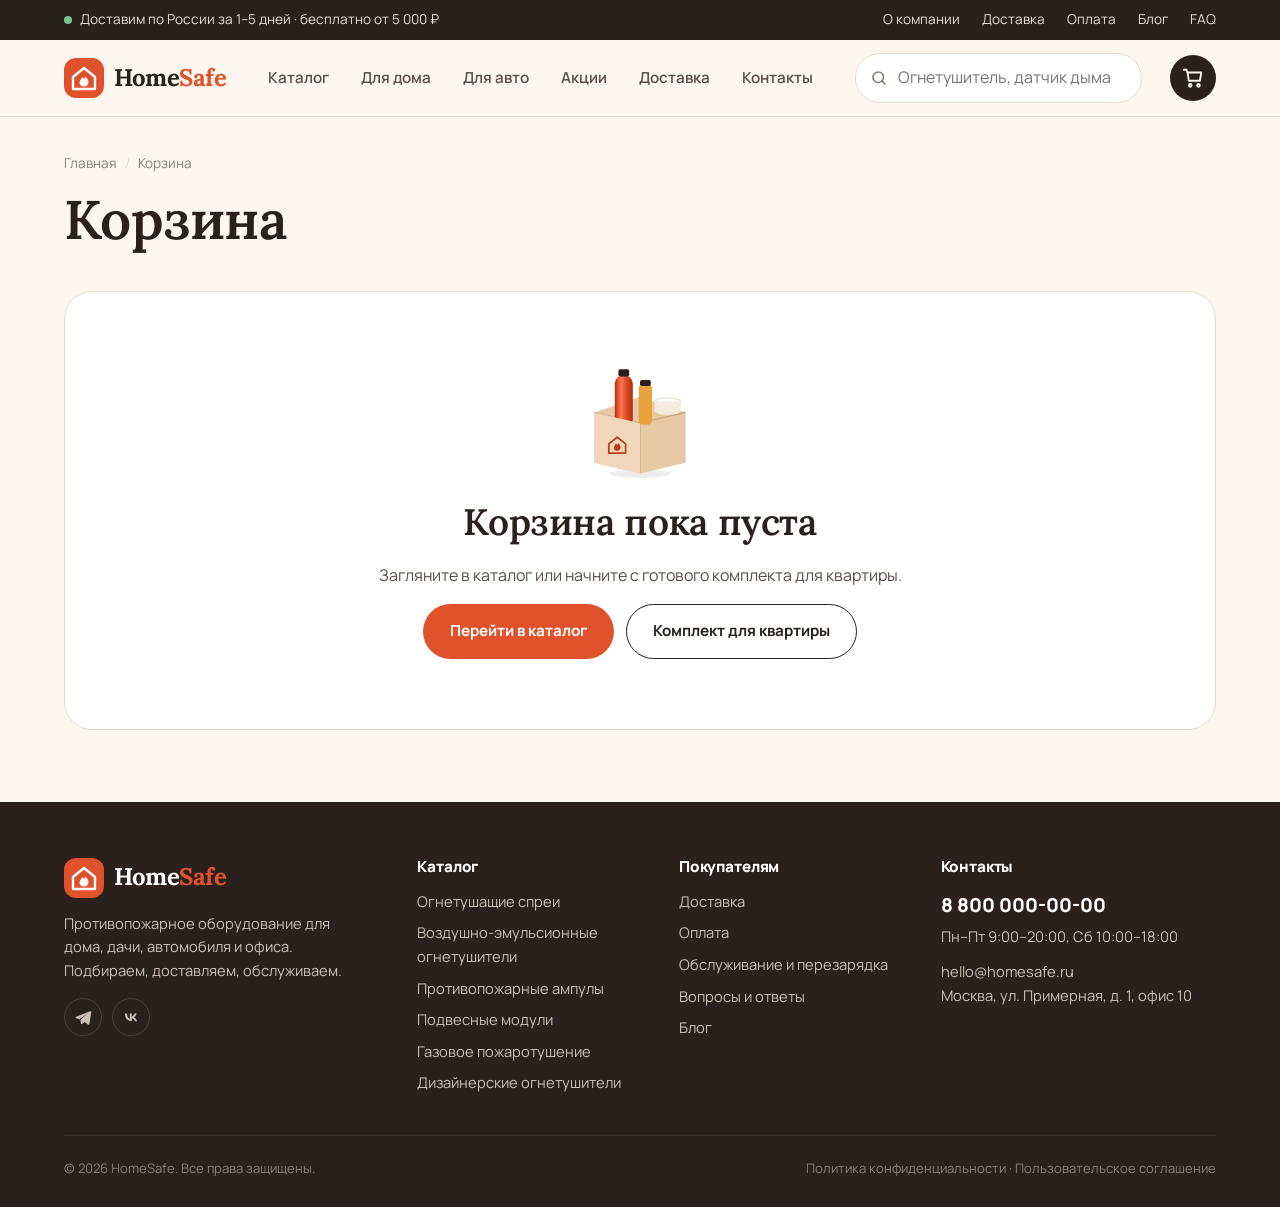
<file: homesafe/cart.html>
<!DOCTYPE html>
<html lang="ru">
<head>
  <meta charset="UTF-8">
  <meta name="viewport" content="width=device-width, initial-scale=1">
  <title>Корзина — HomeSafe</title>
  <link rel="icon" href="favicon.svg" type="image/svg+xml">
  <link rel="preconnect" href="https://fonts.googleapis.com">
  <link rel="preconnect" href="https://fonts.gstatic.com" crossorigin>
  <link href="https://fonts.googleapis.com/css2?family=Lora:ital,wght@0,500;0,600;0,700;1,500;1,600&family=Manrope:wght@400;500;600;700;800&display=swap" rel="stylesheet">
  <link rel="stylesheet" href="css/style.css">
</head>
<body data-page="cart">
  <div id="site-header"></div>

  <main class="container">
    <div class="page-head">
      <nav class="crumbs" aria-label="Хлебные крошки"><a href="index.html">Главная</a><span>Корзина</span></nav>
      <h1>Корзина</h1>
    </div>
    <div id="cart-root"></div>
  </main>

  <div id="site-footer"></div>

  <script src="js/data.js"></script>
  <script src="js/main.js"></script>
</body>
</html>
</file>
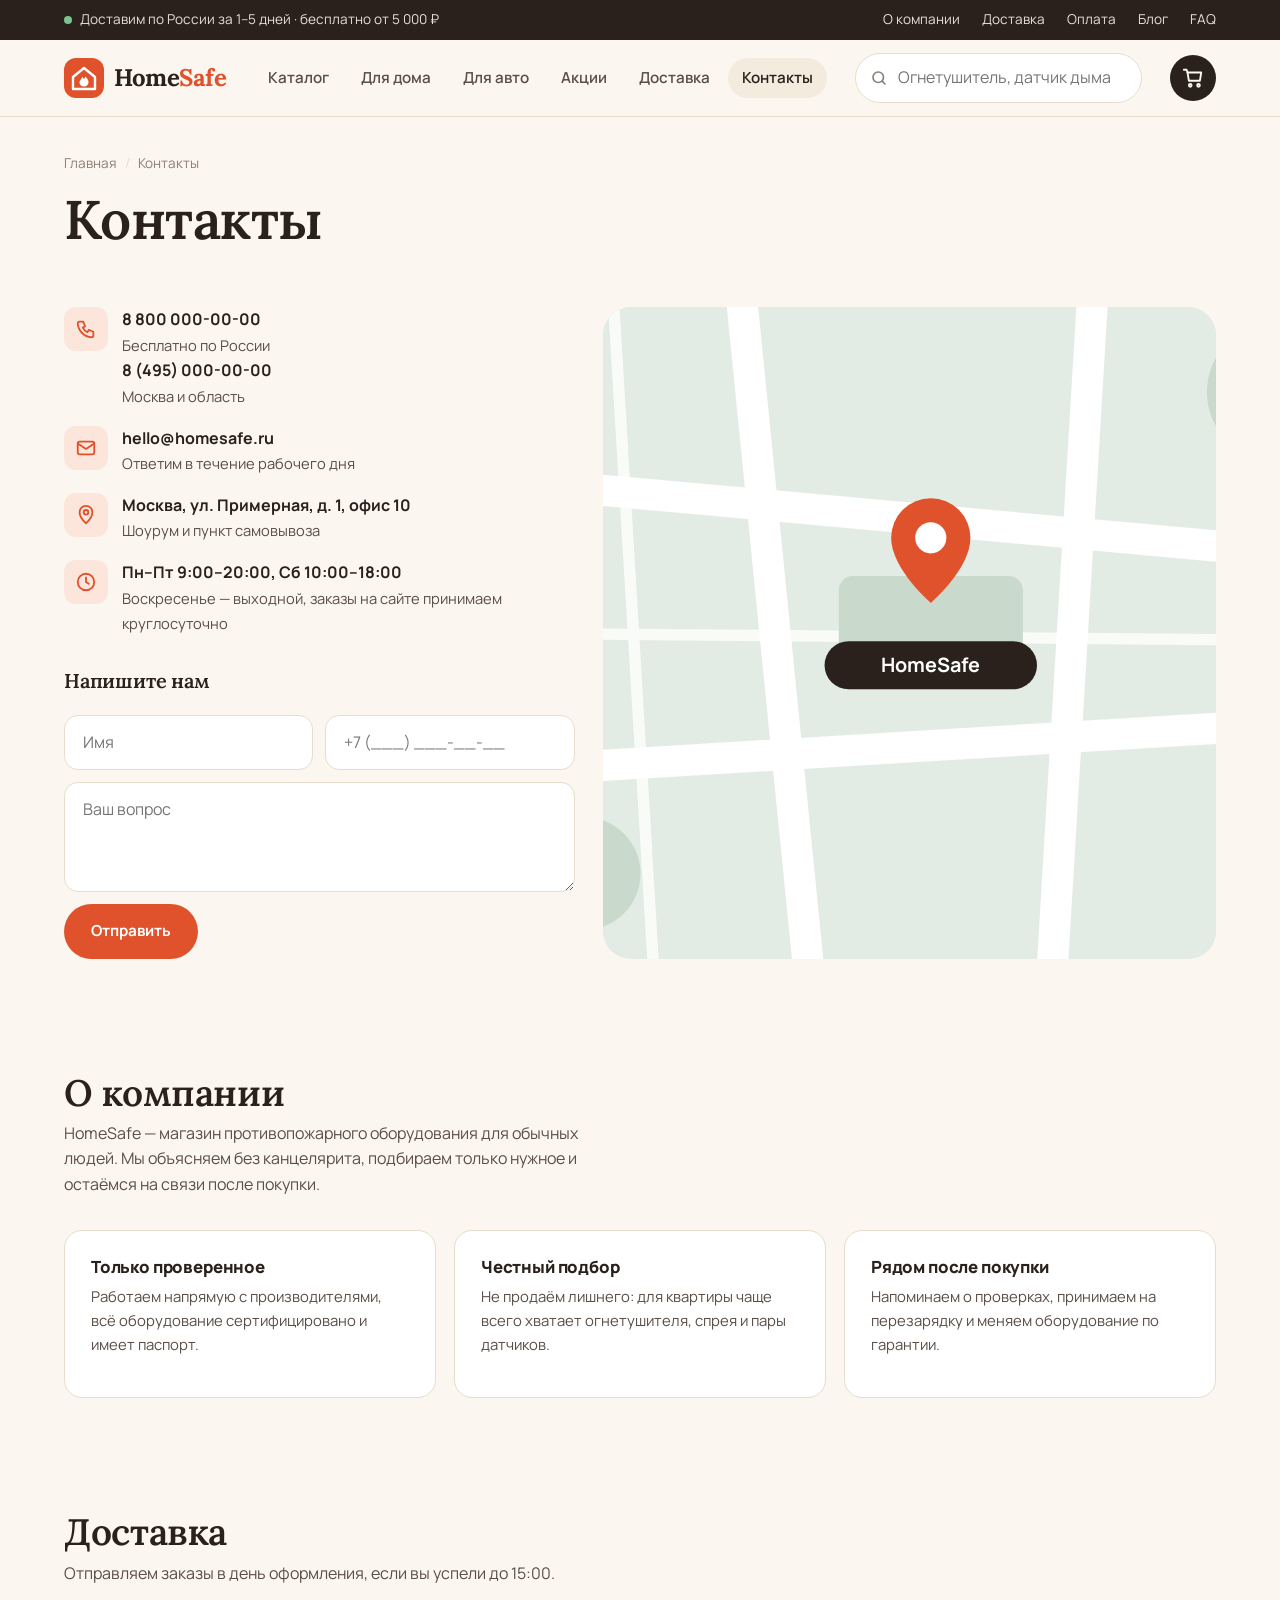
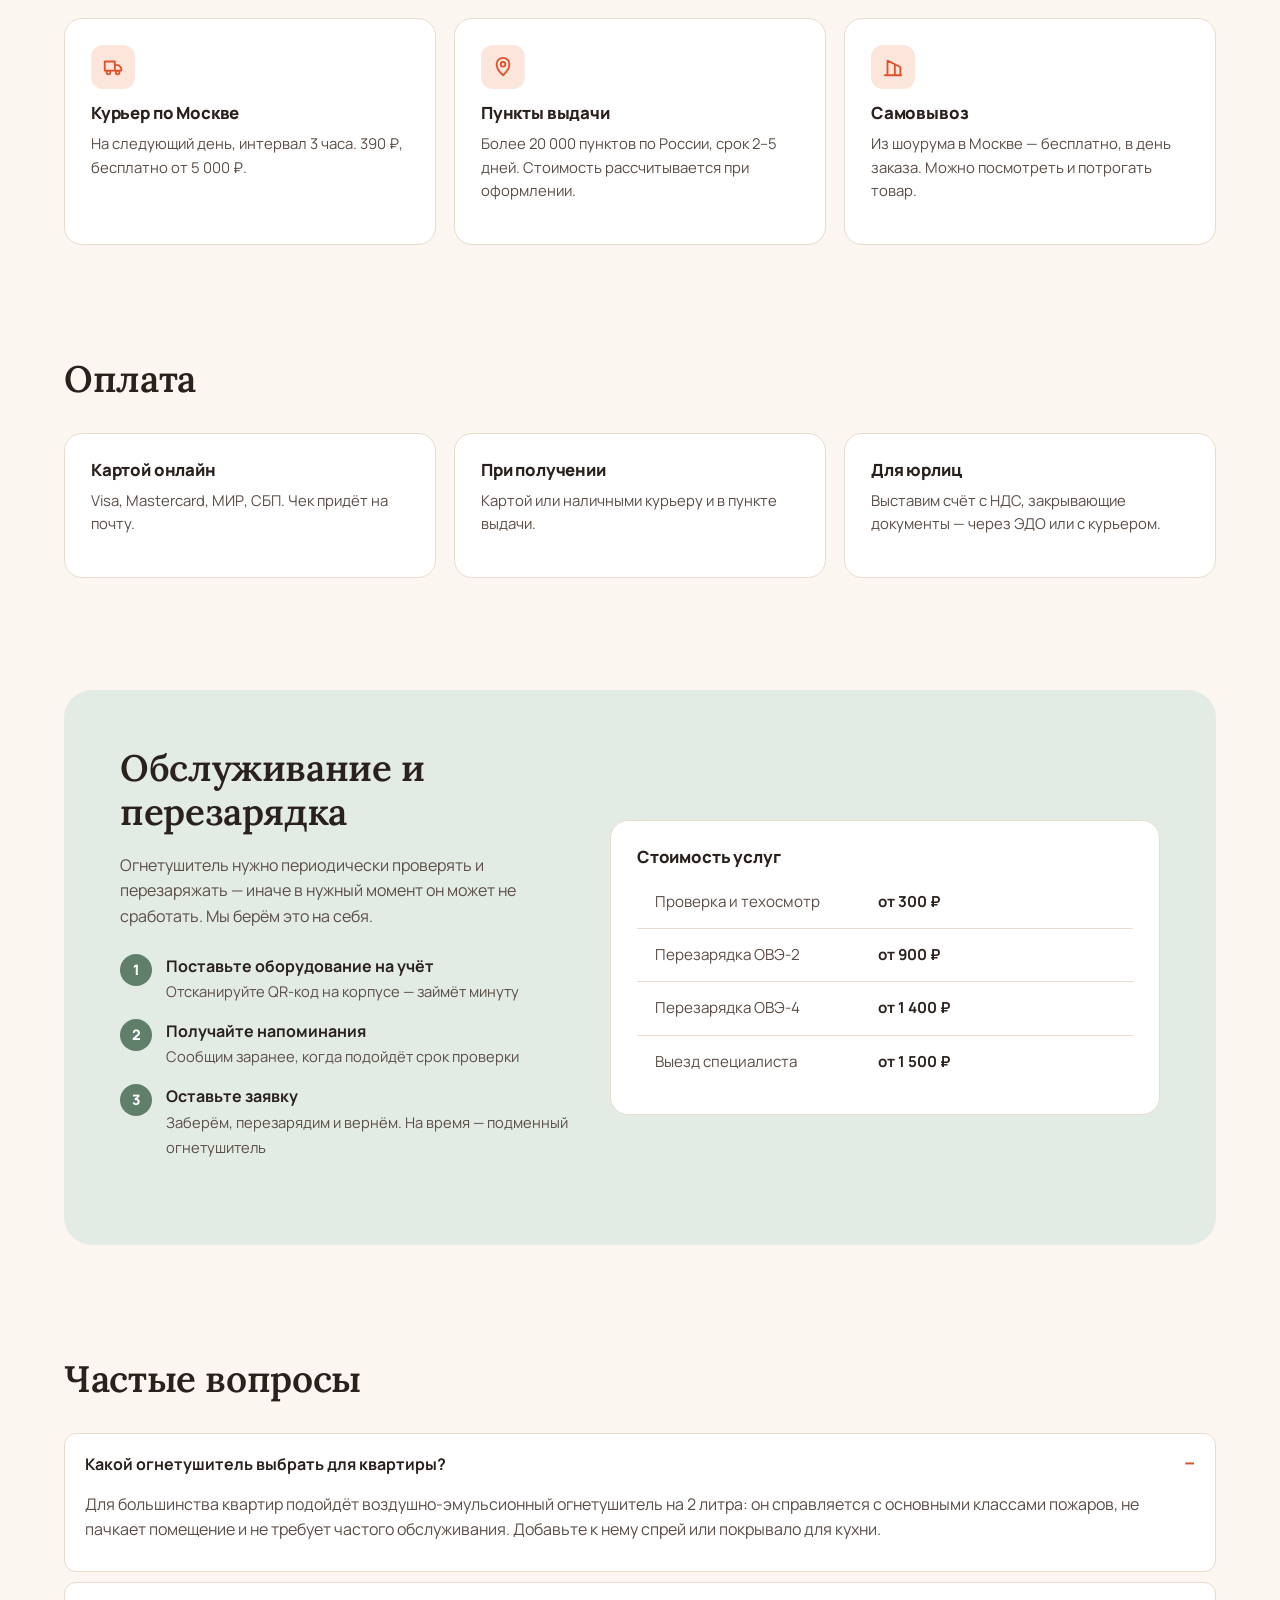
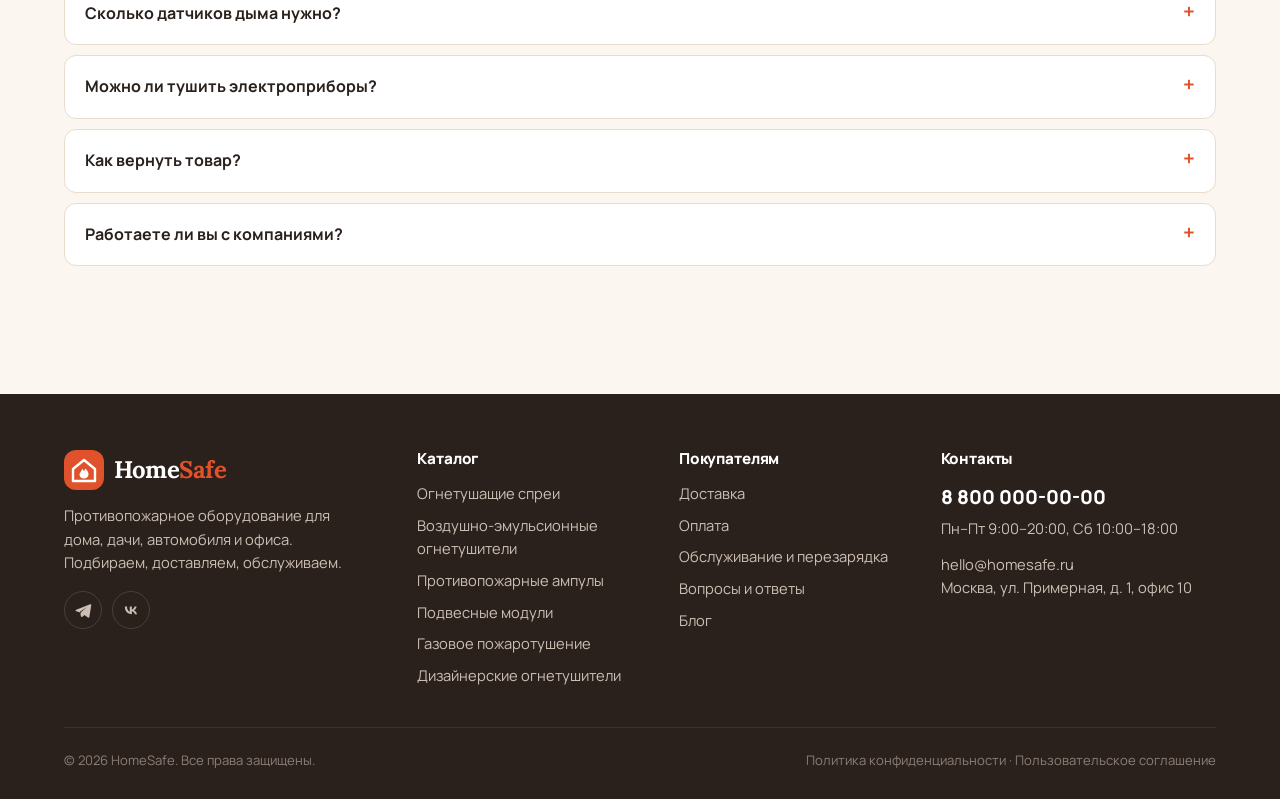
<file: homesafe/contacts.html>
<!DOCTYPE html>
<html lang="ru">
<head>
  <meta charset="UTF-8">
  <meta name="viewport" content="width=device-width, initial-scale=1">
  <title>Контакты, доставка и оплата — HomeSafe</title>
  <meta name="description" content="Контакты HomeSafe, условия доставки и оплаты, сервисное обслуживание огнетушителей и ответы на частые вопросы.">
  <link rel="icon" href="favicon.svg" type="image/svg+xml">
  <link rel="preconnect" href="https://fonts.googleapis.com">
  <link rel="preconnect" href="https://fonts.gstatic.com" crossorigin>
  <link href="https://fonts.googleapis.com/css2?family=Lora:ital,wght@0,500;0,600;0,700;1,500;1,600&family=Manrope:wght@400;500;600;700;800&display=swap" rel="stylesheet">
  <link rel="stylesheet" href="css/style.css">
</head>
<body data-page="contacts">
  <div id="site-header"></div>

  <main class="container">
    <div class="page-head">
      <nav class="crumbs" aria-label="Хлебные крошки"><a href="index.html">Главная</a><span>Контакты</span></nav>
      <h1>Контакты</h1>
    </div>

    <!-- Contacts -->
    <section class="section" style="padding-top:16px">
      <div class="contacts-layout">
        <div>
          <div class="contact-list">
            <div class="contact-item">
              <div class="feature-icon"><svg width="22" height="22" viewBox="0 0 24 24" fill="none" stroke="currentColor" stroke-width="2" stroke-linecap="round" stroke-linejoin="round"><path d="M5 4h4l2 5-2.5 1.5a11 11 0 0 0 5 5L15 13l5 2v4a2 2 0 0 1-2 2A16 16 0 0 1 3 6a2 2 0 0 1 2-2"/></svg></div>
              <div><strong><a href="tel:+78000000000">8 800 000-00-00</a></strong><span>Бесплатно по России</span><br><strong><a href="tel:+74950000000">8 (495) 000-00-00</a></strong><span>Москва и область</span></div>
            </div>
            <div class="contact-item">
              <div class="feature-icon"><svg width="22" height="22" viewBox="0 0 24 24" fill="none" stroke="currentColor" stroke-width="2" stroke-linecap="round" stroke-linejoin="round"><rect x="3" y="5" width="18" height="14" rx="2"/><path d="m3 7 9 6 9-6"/></svg></div>
              <div><strong><a href="mailto:hello@homesafe.ru">hello@homesafe.ru</a></strong><span>Ответим в течение рабочего дня</span></div>
            </div>
            <div class="contact-item">
              <div class="feature-icon"><svg width="22" height="22" viewBox="0 0 24 24" fill="none" stroke="currentColor" stroke-width="2" stroke-linecap="round" stroke-linejoin="round"><path d="M12 21s-7-6.2-7-12a7 7 0 0 1 14 0c0 5.8-7 12-7 12z"/><circle cx="12" cy="9" r="2.5"/></svg></div>
              <div><strong>Москва, ул. Примерная, д. 1, офис 10</strong><span>Шоурум и пункт самовывоза</span></div>
            </div>
            <div class="contact-item">
              <div class="feature-icon"><svg width="22" height="22" viewBox="0 0 24 24" fill="none" stroke="currentColor" stroke-width="2" stroke-linecap="round"><circle cx="12" cy="12" r="9"/><path d="M12 7v5l3 2"/></svg></div>
              <div><strong>Пн–Пт 9:00–20:00, Сб 10:00–18:00</strong><span>Воскресенье — выходной, заказы на сайте принимаем круглосуточно</span></div>
            </div>
          </div>

          <form class="form" data-demo style="margin-top:32px">
            <h3>Напишите нам</h3>
            <div class="form-row">
              <input class="field" name="name" placeholder="Имя" required autocomplete="name">
              <input class="field" name="phone" type="tel" placeholder="+7 (___) ___-__-__" required autocomplete="tel">
            </div>
            <textarea class="field" name="msg" placeholder="Ваш вопрос"></textarea>
            <button class="btn btn-primary" type="submit" style="justify-self:start">Отправить</button>
            <div class="form-success" style="background:var(--sage-soft);color:var(--sage)">Спасибо! Мы скоро ответим.</div>
          </form>
        </div>

        <div class="map-placeholder" aria-label="Схема проезда">
          <svg viewBox="0 0 600 460" preserveAspectRatio="xMidYMid slice" xmlns="http://www.w3.org/2000/svg">
            <rect width="600" height="460" fill="#E3ECE4"/>
            <g stroke="#fff" stroke-width="22" fill="none" stroke-linecap="round">
              <path d="M-20 120 L640 180"/><path d="M-20 330 L640 290"/><path d="M180 -20 L230 480"/><path d="M430 -20 L400 480"/>
            </g>
            <g stroke="#fff" stroke-width="8" fill="none" opacity=".8">
              <path d="M-20 230 L640 236"/><path d="M90 -20 L120 480"/><path d="M520 -20 L540 480"/>
            </g>
            <rect x="250" y="190" width="130" height="80" rx="10" fill="#C9D9CC"/>
            <circle cx="70" cy="400" r="40" fill="#C9D9CC"/>
            <circle cx="560" cy="60" r="50" fill="#C9D9CC"/>
            <g transform="translate(315 205)">
              <path d="M0 40s-28-24-28-46a28 28 0 0 1 56 0c0 22-28 46-28 46z" fill="#E0522B" transform="translate(0 -36)"/>
              <circle cx="0" cy="-42" r="11" fill="#fff"/>
            </g>
            <rect x="240" y="236" width="150" height="34" rx="17" fill="#2A211D"/>
            <text x="315" y="258" text-anchor="middle" font-family="Manrope, sans-serif" font-size="14" font-weight="700" fill="#fff">HomeSafe</text>
          </svg>
        </div>
      </div>
    </section>

    <!-- About -->
    <section class="section" id="about">
      <div class="section-head"><div><h2>О компании</h2><p>HomeSafe — магазин противопожарного оборудования для обычных людей. Мы объясняем без канцелярита, подбираем только нужное и остаёмся на связи после покупки.</p></div></div>
      <div class="info-grid">
        <div class="info-card"><h3>Только проверенное</h3><p>Работаем напрямую с производителями, всё оборудование сертифицировано и имеет паспорт.</p></div>
        <div class="info-card"><h3>Честный подбор</h3><p>Не продаём лишнего: для квартиры чаще всего хватает огнетушителя, спрея и пары датчиков.</p></div>
        <div class="info-card"><h3>Рядом после покупки</h3><p>Напоминаем о проверках, принимаем на перезарядку и меняем оборудование по гарантии.</p></div>
      </div>
    </section>

    <!-- Delivery -->
    <section class="section" id="delivery">
      <div class="section-head"><div><h2>Доставка</h2><p>Отправляем заказы в день оформления, если вы успели до 15:00.</p></div></div>
      <div class="info-grid">
        <div class="info-card">
          <div class="feature-icon"><svg width="22" height="22" viewBox="0 0 24 24" fill="none" stroke="currentColor" stroke-width="2" stroke-linecap="round" stroke-linejoin="round"><path d="M3 6h11v10H3zM14 10h4l3 3v3h-7"/><circle cx="7" cy="18" r="2"/><circle cx="17" cy="18" r="2"/></svg></div>
          <h3>Курьер по Москве</h3><p>На следующий день, интервал 3 часа. 390 ₽, бесплатно от 5 000 ₽.</p>
        </div>
        <div class="info-card">
          <div class="feature-icon"><svg width="22" height="22" viewBox="0 0 24 24" fill="none" stroke="currentColor" stroke-width="2" stroke-linecap="round" stroke-linejoin="round"><path d="M12 21s-7-6.2-7-12a7 7 0 0 1 14 0c0 5.8-7 12-7 12z"/><circle cx="12" cy="9" r="2.5"/></svg></div>
          <h3>Пункты выдачи</h3><p>Более 20 000 пунктов по России, срок 2–5 дней. Стоимость рассчитывается при оформлении.</p>
        </div>
        <div class="info-card">
          <div class="feature-icon"><svg width="22" height="22" viewBox="0 0 24 24" fill="none" stroke="currentColor" stroke-width="2" stroke-linecap="round" stroke-linejoin="round"><path d="M14 21V9l-8-4v16M14 9l6 3v9M3 21h18"/></svg></div>
          <h3>Самовывоз</h3><p>Из шоурума в Москве — бесплатно, в день заказа. Можно посмотреть и потрогать товар.</p>
        </div>
      </div>
    </section>

    <!-- Payment -->
    <section class="section" id="payment">
      <div class="section-head"><div><h2>Оплата</h2></div></div>
      <div class="info-grid">
        <div class="info-card"><h3>Картой онлайн</h3><p>Visa, Mastercard, МИР, СБП. Чек придёт на почту.</p></div>
        <div class="info-card"><h3>При получении</h3><p>Картой или наличными курьеру и в пункте выдачи.</p></div>
        <div class="info-card"><h3>Для юрлиц</h3><p>Выставим счёт с НДС, закрывающие документы — через ЭДО или с курьером.</p></div>
      </div>
    </section>

    <!-- Service -->
    <section class="section" id="service">
      <div class="service">
        <div>
          <h2>Обслуживание и перезарядка</h2>
          <p style="color:var(--ink-2)">Огнетушитель нужно периодически проверять и перезаряжать — иначе в нужный момент он может не сработать. Мы берём это на себя.</p>
          <ol class="steps">
            <li><div><strong>Поставьте оборудование на учёт</strong><span>Отсканируйте QR-код на корпусе — займёт минуту</span></div></li>
            <li><div><strong>Получайте напоминания</strong><span>Сообщим заранее, когда подойдёт срок проверки</span></div></li>
            <li><div><strong>Оставьте заявку</strong><span>Заберём, перезарядим и вернём. На время — подменный огнетушитель</span></div></li>
          </ol>
        </div>
        <div class="info-card">
          <h3>Стоимость услуг</h3>
          <table class="specs">
            <tr><td>Проверка и техосмотр</td><td>от 300 ₽</td></tr>
            <tr><td>Перезарядка ОВЭ-2</td><td>от 900 ₽</td></tr>
            <tr><td>Перезарядка ОВЭ-4</td><td>от 1 400 ₽</td></tr>
            <tr><td>Выезд специалиста</td><td>от 1 500 ₽</td></tr>
          </table>
        </div>
      </div>
    </section>

    <!-- FAQ -->
    <section class="section" id="faq">
      <div class="section-head"><div><h2>Частые вопросы</h2></div></div>
      <div class="faq">
        <details open><summary>Какой огнетушитель выбрать для квартиры?</summary><p>Для большинства квартир подойдёт воздушно-эмульсионный огнетушитель на 2 литра: он справляется с основными классами пожаров, не пачкает помещение и не требует частого обслуживания. Добавьте к нему спрей или покрывало для кухни.</p></details>
        <details><summary>Сколько датчиков дыма нужно?</summary><p>Ориентируйтесь на один датчик на каждую жилую комнату и коридор. На кухне ставить обычный датчик дыма не стоит — он будет реагировать на пар и готовку.</p></details>
        <details><summary>Можно ли тушить электроприборы?</summary><p>Да, оборудование с классом «E» подходит для тушения электроустановок под напряжением до 1000 В. Класс указан в характеристиках каждого товара.</p></details>
        <details><summary>Как вернуть товар?</summary><p>В течение 14 дней, если товар не использовался и сохранил упаковку. Позвоните нам — организуем возврат.</p></details>
        <details><summary>Работаете ли вы с компаниями?</summary><p>Да. Рассчитаем оснащение офиса или склада по нормам, выставим счёт и подготовим документы.</p></details>
      </div>
    </section>
  </main>

  <div id="site-footer"></div>

  <script src="js/data.js"></script>
  <script src="js/main.js"></script>
</body>
</html>
</file>
<file: homesafe/css/style.css>
/* =========================================================
   HomeSafe — интернет-магазин противопожарного оборудования
   Тёплая «домашняя» тема
   ========================================================= */

:root {
  --cream: #FBF6EF;
  --cream-2: #F4EBDF;
  --peach: #F7E2D2;
  --white: #FFFFFF;
  --ink: #2A211D;
  --ink-2: #5B4E47;
  --muted: #8C7E75;
  --line: #E8DCCD;
  --accent: #E0522B;
  --accent-dark: #B83E1C;
  --accent-soft: #FCE6DC;
  --sage: #5F7F6A;
  --sage-soft: #E3ECE4;
  --gold: #E9A23B;

  --radius: 18px;
  --radius-sm: 12px;
  --radius-lg: 28px;
  --shadow: 0 1px 2px rgba(42, 33, 29, .05), 0 8px 24px rgba(42, 33, 29, .06);
  --shadow-lg: 0 18px 50px rgba(42, 33, 29, .12);

  --font-head: "Lora", Georgia, "Times New Roman", serif;
  --font-body: "Manrope", system-ui, -apple-system, "Segoe UI", Roboto, Arial, sans-serif;

  --container: 1200px;
}

*,
*::before,
*::after { box-sizing: border-box; }

html { scroll-behavior: smooth; }

body {
  margin: 0;
  background: var(--cream);
  color: var(--ink);
  font-family: var(--font-body);
  font-size: 16px;
  line-height: 1.6;
  -webkit-font-smoothing: antialiased;
}

img, svg { display: block; max-width: 100%; }
a { color: inherit; text-decoration: none; }
button { font: inherit; cursor: pointer; }
input, select, textarea { font: inherit; color: inherit; }

h1, h2, h3, h4 {
  font-family: var(--font-head);
  font-weight: 600;
  line-height: 1.2;
  margin: 0 0 .5em;
  letter-spacing: -.01em;
}

h1 { font-size: clamp(2rem, 4.4vw, 3.4rem); }
h2 { font-size: clamp(1.6rem, 3vw, 2.3rem); }
h3 { font-size: 1.25rem; }
p { margin: 0 0 1em; }

.container {
  width: 100%;
  max-width: var(--container);
  margin: 0 auto;
  padding: 0 24px;
}

.visually-hidden {
  position: absolute !important;
  width: 1px; height: 1px;
  overflow: hidden; clip: rect(0 0 0 0);
  white-space: nowrap;
}

/* ---------- Buttons ---------- */
.btn {
  display: inline-flex;
  align-items: center;
  justify-content: center;
  gap: 8px;
  padding: 14px 26px;
  border-radius: 999px;
  border: 1.5px solid transparent;
  font-weight: 700;
  font-size: .95rem;
  transition: background .2s, color .2s, border-color .2s, transform .15s;
  white-space: nowrap;
}
.btn:active { transform: translateY(1px); }
.btn-primary { background: var(--accent); color: #fff; }
.btn-primary:hover { background: var(--accent-dark); }
.btn-outline { border-color: var(--ink); color: var(--ink); background: transparent; }
.btn-outline:hover { background: var(--ink); color: var(--cream); }
.btn-light { background: var(--white); color: var(--ink); }
.btn-light:hover { background: var(--cream-2); }
.btn-sm { padding: 10px 18px; font-size: .88rem; }
.btn-block { width: 100%; }

.link-arrow {
  display: inline-flex; align-items: center; gap: 6px;
  font-weight: 700; color: var(--accent);
}
.link-arrow:hover { color: var(--accent-dark); }
.link-arrow svg { transition: transform .2s; }
.link-arrow:hover svg { transform: translateX(3px); }

/* ---------- Header ---------- */
.topbar {
  background: var(--ink);
  color: #EADFD4;
  font-size: .85rem;
}
.topbar .container {
  display: flex; align-items: center; justify-content: space-between;
  gap: 16px; min-height: 40px;
}
.topbar nav { display: flex; gap: 22px; flex-wrap: wrap; }
.topbar a:hover { color: #fff; }
.topbar .topbar-note { display: flex; align-items: center; gap: 8px; }
.topbar .dot { width: 8px; height: 8px; border-radius: 50%; background: #7BC48D; }

.header {
  position: sticky; top: 0; z-index: 50;
  background: rgba(251, 246, 239, .92);
  backdrop-filter: saturate(150%) blur(10px);
  border-bottom: 1px solid var(--line);
}
.header .container {
  display: flex; align-items: center; gap: 28px;
  min-height: 76px;
}
.logo { display: flex; align-items: center; gap: 10px; flex-shrink: 0; }
.logo-mark { width: 40px; height: 40px; }
.logo-text {
  font-family: var(--font-head);
  font-size: 1.5rem; font-weight: 700; letter-spacing: -.02em;
}
.logo-text span { color: var(--accent); }

.main-nav { display: flex; gap: 4px; }
.main-nav a {
  padding: 8px 14px; border-radius: 999px;
  font-weight: 600; font-size: .95rem; color: var(--ink-2);
}
.main-nav a:hover, .main-nav a.active { background: var(--cream-2); color: var(--ink); }

.search {
  flex: 1; max-width: 340px; margin-left: auto;
  position: relative;
}
.search input {
  width: 100%; padding: 11px 16px 11px 42px;
  border-radius: 999px; border: 1.5px solid var(--line);
  background: var(--white); outline: none;
  transition: border-color .2s;
}
.search input:focus { border-color: var(--accent); }
.search svg { position: absolute; left: 15px; top: 50%; transform: translateY(-50%); color: var(--muted); }

.header-actions { display: flex; align-items: center; gap: 14px; }
.header-phone { text-align: right; line-height: 1.25; }
.header-phone a { font-weight: 800; white-space: nowrap; }
.header-phone small { display: block; color: var(--muted); font-size: .75rem; }

.cart-btn {
  position: relative;
  width: 46px; height: 46px; border-radius: 50%;
  display: grid; place-items: center;
  background: var(--ink); color: var(--cream);
  transition: background .2s;
}
.cart-btn:hover { background: var(--accent); }
.cart-count {
  position: absolute; top: -4px; right: -4px;
  min-width: 22px; height: 22px; padding: 0 6px;
  border-radius: 999px; background: var(--accent); color: #fff;
  font-size: .72rem; font-weight: 800;
  display: grid; place-items: center;
  border: 2px solid var(--cream);
}
.cart-count[data-count="0"] { display: none; }

.burger {
  display: none;
  width: 46px; height: 46px; border-radius: 50%;
  border: 1.5px solid var(--line); background: var(--white);
  place-items: center;
}

.header .mobile-menu {
  display: none;
  border-top: 1px solid var(--line);
  padding: 12px 24px 20px;
  min-height: 0;
}
.header .mobile-menu.open { display: block; }
.mobile-menu a { display: block; padding: 10px 0; font-weight: 600; }
.mobile-menu .search { max-width: none; margin: 4px 0 8px; }

/* ---------- Hero ---------- */
.hero { padding: 56px 0 40px; }
.hero-card {
  position: relative; overflow: hidden;
  background: var(--peach);
  border-radius: var(--radius-lg);
  display: grid; grid-template-columns: 1.1fr .9fr; align-items: center;
  gap: 24px;
  padding: 64px 56px;
}
.hero-card::before {
  content: ""; position: absolute; right: -120px; top: -120px;
  width: 460px; height: 460px; border-radius: 50%;
  background: radial-gradient(circle, #FBD3BE 0%, rgba(251, 211, 190, 0) 70%);
}
.eyebrow {
  display: inline-flex; align-items: center; gap: 8px;
  padding: 6px 14px; border-radius: 999px;
  background: rgba(255, 255, 255, .7);
  font-size: .82rem; font-weight: 700; color: var(--accent-dark);
  margin-bottom: 18px;
}
.hero h1 em { font-style: italic; color: var(--accent); }
.hero-lead { font-size: 1.12rem; color: var(--ink-2); max-width: 520px; margin-bottom: 28px; }
.hero-cta { display: flex; gap: 12px; flex-wrap: wrap; }
.hero-stats {
  display: flex; gap: 32px; margin-top: 36px; flex-wrap: wrap;
}
.hero-stats strong { display: block; font-family: var(--font-head); font-size: 1.6rem; }
.hero-stats span { font-size: .85rem; color: var(--ink-2); }
.hero-art { position: relative; z-index: 1; }
.hero-art svg { width: 100%; height: auto; max-width: 460px; margin-left: auto; }

/* ---------- Features strip ---------- */
.features { padding: 8px 0 40px; }
.features-grid {
  display: grid; grid-template-columns: repeat(4, 1fr); gap: 16px;
}
.feature {
  display: flex; gap: 14px; align-items: flex-start;
  background: var(--white); border-radius: var(--radius);
  padding: 20px; border: 1px solid var(--line);
}
.feature-icon {
  flex-shrink: 0; width: 44px; height: 44px; border-radius: 12px;
  display: grid; place-items: center;
  background: var(--accent-soft); color: var(--accent);
}
.feature h4 { font-family: var(--font-body); font-size: .98rem; font-weight: 800; margin-bottom: 2px; }
.feature p { margin: 0; font-size: .87rem; color: var(--ink-2); line-height: 1.45; }

/* ---------- Sections ---------- */
.section { padding: 56px 0; }
.section-head {
  display: flex; align-items: flex-end; justify-content: space-between;
  gap: 20px; margin-bottom: 32px; flex-wrap: wrap;
}
.section-head h2 { margin: 0; }
.section-head p { margin: 6px 0 0; color: var(--ink-2); max-width: 560px; }

/* ---------- Category grid ---------- */
.cat-grid {
  display: grid; grid-template-columns: repeat(4, 1fr); gap: 16px;
}
.cat-card {
  position: relative; overflow: hidden;
  background: var(--white); border-radius: var(--radius);
  border: 1px solid var(--line);
  padding: 22px 22px 0;
  display: flex; flex-direction: column;
  min-height: 250px;
  transition: transform .25s, box-shadow .25s, border-color .25s;
}
.cat-card:hover { transform: translateY(-4px); box-shadow: var(--shadow-lg); border-color: transparent; }
.cat-card h3 { font-family: var(--font-body); font-size: 1.05rem; font-weight: 800; margin-bottom: 4px; }
.cat-card .cat-count { font-size: .82rem; color: var(--muted); }
.cat-card .cat-art {
  margin-top: auto; align-self: flex-end;
  width: 140px; height: 140px;
}
.cat-card.wide { grid-column: span 2; background: var(--sage-soft); border-color: transparent; }
.cat-card.wide .cat-art { width: 180px; height: 160px; }
.cat-card.cat-all { background: var(--accent); border-color: transparent; color: #fff; }
.cat-card.cat-all .cat-count { color: #FFE3D7; }
.cat-all-arrow {
  margin: auto 0 22px auto; width: 56px; height: 56px; border-radius: 50%;
  background: #fff; color: var(--accent); display: grid; place-items: center;
  transition: transform .25s;
}
.cat-card.cat-all:hover .cat-all-arrow { transform: translateX(4px); }
.cat-card.wide p { max-width: 280px; color: var(--ink-2); font-size: .92rem; }

/* ---------- Scenarios (tabs) ---------- */
.scenarios {
  background: var(--ink); color: var(--cream);
  border-radius: var(--radius-lg);
  padding: 56px;
}
.scenarios h2 { color: #fff; }
.scenarios .section-head p { color: #CDBFB3; }
.tabs { display: flex; gap: 8px; flex-wrap: wrap; margin-bottom: 32px; }
.tab {
  padding: 10px 20px; border-radius: 999px;
  border: 1.5px solid #4A3E38; background: transparent; color: #EADFD4;
  font-weight: 700;
  transition: all .2s;
}
.tab:hover { border-color: #8C7E75; }
.tab.active { background: var(--accent); border-color: var(--accent); color: #fff; }
.tab-panel { display: none; grid-template-columns: 1fr 1.4fr; gap: 40px; align-items: start; }
.tab-panel.active { display: grid; }
.tab-panel h3 { color: #fff; font-size: 1.6rem; }
.tab-panel p { color: #CDBFB3; }
.checklist { list-style: none; padding: 0; margin: 20px 0 28px; }
.checklist li {
  display: flex; gap: 10px; align-items: flex-start;
  padding: 8px 0; border-bottom: 1px solid #3D332E;
  color: #EADFD4; font-size: .95rem;
}
.checklist li svg { flex-shrink: 0; margin-top: 3px; color: var(--gold); }
.mini-products { display: grid; grid-template-columns: repeat(3, 1fr); gap: 14px; }
.mini-product {
  background: #362C27; border-radius: var(--radius);
  padding: 16px; display: flex; flex-direction: column; gap: 8px;
  transition: background .2s;
}
.mini-product:hover { background: #41352F; }
.mini-product .art { background: #FBF6EF; border-radius: 12px; aspect-ratio: 1; padding: 12px; }
.mini-product .name { font-size: .88rem; font-weight: 700; color: #fff; line-height: 1.35; }
.mini-product .price { font-weight: 800; color: var(--gold); }

/* ---------- Product cards ---------- */
.product-grid {
  display: grid; grid-template-columns: repeat(4, 1fr); gap: 18px;
}
.product-card {
  position: relative;
  background: var(--white); border-radius: var(--radius);
  border: 1px solid var(--line);
  display: flex; flex-direction: column;
  overflow: hidden;
  transition: box-shadow .25s, transform .25s;
}
.product-card:hover { box-shadow: var(--shadow-lg); transform: translateY(-3px); }
.product-card .art {
  background: var(--cream-2);
  aspect-ratio: 1 / 1;
  padding: 22px;
  display: grid; place-items: center;
}
.product-card .art svg { width: 100%; height: 100%; }
.product-card .body { padding: 16px 18px 18px; display: flex; flex-direction: column; flex: 1; }
.product-card .cat { font-size: .75rem; color: var(--muted); font-weight: 700; text-transform: uppercase; letter-spacing: .04em; }
.product-card h3 {
  font-family: var(--font-body); font-size: .98rem; font-weight: 700;
  margin: 6px 0 8px; line-height: 1.35;
}
.product-card h3 a:hover { color: var(--accent); }
.product-card .short { font-size: .85rem; color: var(--ink-2); margin-bottom: 14px; line-height: 1.45;
  display: -webkit-box; -webkit-line-clamp: 2; -webkit-box-orient: vertical; overflow: hidden; }
.product-card .foot { margin-top: auto; display: flex; align-items: center; justify-content: space-between; gap: 10px; }
.price { font-weight: 800; font-size: 1.15rem; white-space: nowrap; }
.price-old { font-size: .85rem; color: var(--muted); text-decoration: line-through; font-weight: 600; margin-left: 6px; }
.add-btn {
  width: 44px; height: 44px; border-radius: 50%; flex-shrink: 0;
  border: none; background: var(--accent-soft); color: var(--accent);
  display: grid; place-items: center;
  transition: background .2s, color .2s;
}
.add-btn:hover { background: var(--accent); color: #fff; }
.add-btn.added { background: var(--sage); color: #fff; }

.badge {
  position: absolute; top: 14px; left: 14px; z-index: 2;
  padding: 4px 10px; border-radius: 999px;
  font-size: .72rem; font-weight: 800;
  background: var(--accent); color: #fff;
}
.badge.new { background: var(--sage); }
.badge.hit { background: var(--gold); color: var(--ink); }

/* ---------- Service block ---------- */
.service {
  display: grid; grid-template-columns: .9fr 1.1fr; gap: 40px; align-items: center;
  background: var(--sage-soft); border-radius: var(--radius-lg);
  padding: 56px;
}
.service-art { background: var(--white); border-radius: var(--radius); padding: 28px; }
.steps { counter-reset: s; list-style: none; padding: 0; margin: 24px 0 28px; display: grid; gap: 14px; }
.steps li { display: flex; gap: 14px; align-items: flex-start; }
.steps li::before {
  counter-increment: s; content: counter(s);
  flex-shrink: 0; width: 32px; height: 32px; border-radius: 50%;
  background: var(--sage); color: #fff; font-weight: 800; font-size: .9rem;
  display: grid; place-items: center;
}
.steps strong { display: block; }
.steps span { color: var(--ink-2); font-size: .92rem; }

/* ---------- Request form ---------- */
.request {
  display: grid; grid-template-columns: 1fr 1fr; gap: 40px; align-items: center;
  background: var(--accent); color: #fff;
  border-radius: var(--radius-lg); padding: 56px;
  position: relative; overflow: hidden;
}
.request::after {
  content: ""; position: absolute; left: -80px; bottom: -160px;
  width: 360px; height: 360px; border-radius: 50%;
  background: rgba(255, 255, 255, .08);
}
.request h2 { color: #fff; }
.request p { color: #FFE3D7; }
.form { display: grid; gap: 12px; position: relative; z-index: 1; }
.form-row { display: grid; grid-template-columns: 1fr 1fr; gap: 12px; }
.field {
  width: 100%; padding: 14px 18px; border-radius: 14px;
  border: 1.5px solid var(--line); background: var(--white);
  outline: none; transition: border-color .2s;
}
.field:focus { border-color: var(--accent); }
.request .field { border-color: transparent; }
.request .field:focus { border-color: var(--ink); }
textarea.field { min-height: 110px; resize: vertical; }
.form-note { font-size: .78rem; opacity: .85; }
.form-success {
  display: none; padding: 16px 18px; border-radius: 14px;
  background: rgba(255, 255, 255, .18); font-weight: 700;
}
.form-success.show { display: block; }

/* ---------- Blog ---------- */
.blog-grid { display: grid; grid-template-columns: repeat(3, 1fr); gap: 18px; }
.post {
  background: var(--white); border-radius: var(--radius);
  border: 1px solid var(--line); overflow: hidden;
  display: flex; flex-direction: column;
  transition: box-shadow .25s;
}
.post:hover { box-shadow: var(--shadow-lg); }
.post-cover { aspect-ratio: 16 / 9; display: grid; place-items: center; }
.post-cover svg { width: 46%; height: auto; }
.post-body { padding: 20px 22px 22px; display: flex; flex-direction: column; flex: 1; }
.post-date { font-size: .8rem; color: var(--muted); font-weight: 600; }
.post h3 { font-size: 1.12rem; margin: 6px 0 8px; }
.post p { font-size: .9rem; color: var(--ink-2); }
.post .link-arrow { margin-top: auto; }

/* ---------- Footer ---------- */
.footer { background: var(--ink); color: #CDBFB3; margin-top: 72px; padding: 56px 0 28px; font-size: .92rem; }
.footer-grid { display: grid; grid-template-columns: 1.4fr 1fr 1fr 1.2fr; gap: 32px; }
.footer .logo-text { color: #fff; }
.footer h4 { font-family: var(--font-body); color: #fff; font-size: .95rem; font-weight: 800; margin-bottom: 14px; }
.footer ul { list-style: none; padding: 0; margin: 0; display: grid; gap: 8px; }
.footer a:hover { color: #fff; }
.footer-about { margin-top: 14px; max-width: 300px; }
.footer-phone { font-size: 1.2rem; font-weight: 800; color: #fff; display: block; }
.footer-bottom {
  border-top: 1px solid #3D332E; margin-top: 40px; padding-top: 22px;
  display: flex; justify-content: space-between; gap: 16px; flex-wrap: wrap;
  font-size: .82rem; color: #8C7E75;
}
.socials { display: flex; gap: 10px; margin-top: 16px; }
.socials a {
  width: 38px; height: 38px; border-radius: 50%;
  border: 1.5px solid #4A3E38; display: grid; place-items: center;
  transition: all .2s;
}
.socials a:hover { background: var(--accent); border-color: var(--accent); color: #fff; }

/* ---------- Page head / breadcrumbs ---------- */
.page-head { padding: 36px 0 12px; }
.crumbs { display: flex; gap: 8px; flex-wrap: wrap; font-size: .85rem; color: var(--muted); margin-bottom: 12px; }
.crumbs a:hover { color: var(--accent); }
.crumbs span::before { content: "/"; margin-right: 8px; color: var(--line); }

/* ---------- Catalog ---------- */
.catalog { display: grid; grid-template-columns: 260px 1fr; gap: 28px; align-items: start; padding-bottom: 20px; }
.filters {
  position: sticky; top: 96px;
  background: var(--white); border: 1px solid var(--line);
  border-radius: var(--radius); padding: 22px;
}
.filters h4 { font-family: var(--font-body); font-size: .9rem; font-weight: 800; margin: 0 0 12px; }
.filter-group + .filter-group { border-top: 1px solid var(--line); margin-top: 18px; padding-top: 18px; }
.check { display: flex; align-items: center; gap: 10px; padding: 5px 0; font-size: .9rem; cursor: pointer; }
.check input { accent-color: var(--accent); width: 17px; height: 17px; }
.check .n { margin-left: auto; color: var(--muted); font-size: .8rem; }
.price-range { display: grid; grid-template-columns: 1fr 1fr; gap: 8px; }
.price-range .field { padding: 10px 12px; font-size: .9rem; border-radius: 10px; }
.catalog-bar {
  display: flex; justify-content: space-between; align-items: center; gap: 12px; flex-wrap: wrap;
  margin-bottom: 18px;
}
.catalog-bar .count { color: var(--ink-2); font-size: .92rem; }
.catalog-bar select { padding: 10px 14px; border-radius: 999px; border: 1.5px solid var(--line); background: var(--white); }
.catalog .product-grid { grid-template-columns: repeat(3, 1fr); }
.chips { display: flex; gap: 8px; flex-wrap: wrap; margin-bottom: 18px; }
.chip {
  padding: 7px 14px; border-radius: 999px;
  border: 1.5px solid var(--line); background: var(--white);
  font-size: .85rem; font-weight: 700; color: var(--ink-2);
}
.chip.active, .chip:hover { border-color: var(--ink); color: var(--ink); }
.filters-toggle { display: none; }
.empty {
  grid-column: 1 / -1; text-align: center; padding: 60px 20px;
  background: var(--white); border-radius: var(--radius); border: 1px dashed var(--line);
  color: var(--ink-2);
}

/* ---------- Product page ---------- */
.product-page { display: grid; grid-template-columns: 1fr 1fr; gap: 48px; align-items: start; padding: 8px 0 24px; }
.product-gallery {
  background: var(--white); border: 1px solid var(--line);
  border-radius: var(--radius-lg);
  aspect-ratio: 1; padding: 56px; position: relative;
  display: grid; place-items: center;
}
.product-gallery svg { width: 100%; height: 100%; }
.product-info h1 { font-size: clamp(1.7rem, 3vw, 2.4rem); }
.product-info .lead { color: var(--ink-2); font-size: 1.05rem; }
.rating { display: flex; align-items: center; gap: 8px; font-size: .9rem; color: var(--ink-2); margin-bottom: 14px; }
.rating .stars { color: var(--gold); letter-spacing: 2px; }
.buy-box {
  background: var(--white); border: 1px solid var(--line);
  border-radius: var(--radius); padding: 24px; margin: 24px 0;
}
.buy-box .price { font-size: 2rem; font-family: var(--font-head); }
.buy-row { display: flex; gap: 12px; margin-top: 16px; flex-wrap: wrap; }
.qty {
  display: inline-flex; align-items: center;
  border: 1.5px solid var(--line); border-radius: 999px; background: var(--cream);
}
.qty button { width: 42px; height: 46px; border: none; background: none; font-size: 1.2rem; font-weight: 700; }
.qty button:hover { color: var(--accent); }
.qty input { width: 40px; text-align: center; border: none; background: none; font-weight: 800; outline: none; }
.stock { display: flex; align-items: center; gap: 8px; font-size: .88rem; color: var(--sage); font-weight: 700; margin-top: 14px; }
.perks { display: grid; gap: 10px; font-size: .9rem; color: var(--ink-2); }
.perks div { display: flex; gap: 10px; align-items: center; }
.perks svg { color: var(--accent); flex-shrink: 0; }

.ptabs { margin-top: 24px; }
.ptab-nav { display: flex; gap: 6px; border-bottom: 1px solid var(--line); margin-bottom: 24px; flex-wrap: wrap; }
.ptab-nav button {
  padding: 12px 18px; border: none; background: none; font-weight: 700; color: var(--muted);
  border-bottom: 2.5px solid transparent; margin-bottom: -1px;
}
.ptab-nav button.active { color: var(--ink); border-color: var(--accent); }
.ptab { display: none; }
.ptab.active { display: block; }
.specs { width: 100%; border-collapse: collapse; background: var(--white); border-radius: var(--radius); overflow: hidden; }
.specs td { padding: 14px 18px; border-bottom: 1px solid var(--line); font-size: .95rem; }
.specs tr:last-child td { border-bottom: none; }
.specs td:first-child { color: var(--ink-2); width: 45%; }
.specs td:last-child { font-weight: 700; }

/* ---------- Cart ---------- */
.cart-layout { display: grid; grid-template-columns: 1fr 380px; gap: 28px; align-items: start; }
.cart-list { display: grid; gap: 12px; }
.cart-item {
  display: grid; grid-template-columns: 96px 1fr auto auto 36px; gap: 18px; align-items: center;
  background: var(--white); border: 1px solid var(--line); border-radius: var(--radius); padding: 14px;
}
.cart-item .art { width: 96px; height: 96px; background: var(--cream-2); border-radius: 12px; padding: 10px; }
.cart-item .name { font-weight: 700; line-height: 1.35; }
.cart-item .name:hover { color: var(--accent); }
.cart-item .unit { font-size: .85rem; color: var(--muted); }
.cart-item .sum { font-weight: 800; min-width: 100px; text-align: right; }
.remove {
  width: 36px; height: 36px; border-radius: 50%; border: none;
  background: var(--cream-2); color: var(--ink-2);
  display: grid; place-items: center;
}
.remove:hover { background: var(--accent-soft); color: var(--accent); }
.summary {
  position: sticky; top: 96px;
  background: var(--white); border: 1px solid var(--line); border-radius: var(--radius);
  padding: 24px;
}
.summary-row { display: flex; justify-content: space-between; padding: 8px 0; color: var(--ink-2); }
.summary-total { border-top: 1px solid var(--line); margin-top: 8px; padding-top: 14px; font-size: 1.25rem; font-weight: 800; color: var(--ink); }
.summary .form { margin-top: 18px; }
.free-ship { font-size: .85rem; background: var(--sage-soft); color: var(--sage); padding: 10px 14px; border-radius: 12px; font-weight: 700; margin: 10px 0; }
.progress { height: 6px; background: var(--white); border-radius: 999px; margin-top: 8px; overflow: hidden; }
.progress i { display: block; height: 100%; background: var(--sage); border-radius: 999px; }
.cart-empty {
  text-align: center; padding: 70px 20px;
  background: var(--white); border-radius: var(--radius-lg); border: 1px solid var(--line);
}
.cart-empty svg { margin: 0 auto 18px; }

/* ---------- Info / contacts ---------- */
.info-grid { display: grid; grid-template-columns: repeat(3, 1fr); gap: 18px; }
.info-card {
  background: var(--white); border: 1px solid var(--line); border-radius: var(--radius);
  padding: 26px;
}
.info-card .feature-icon { margin-bottom: 14px; }
.info-card h3 { font-family: var(--font-body); font-weight: 800; font-size: 1.05rem; }
.info-card p, .info-card li { color: var(--ink-2); font-size: .93rem; }
.info-card ul { padding-left: 18px; margin: 0; }
.contacts-layout { display: grid; grid-template-columns: 1fr 1.2fr; gap: 28px; }
.contact-list { display: grid; gap: 16px; }
.contact-item { display: flex; gap: 14px; align-items: flex-start; }
.contact-item strong { display: block; }
.contact-item span { color: var(--ink-2); font-size: .92rem; }
.map-placeholder {
  border-radius: var(--radius-lg); overflow: hidden; min-height: 360px;
  background: var(--sage-soft); position: relative;
}
.map-placeholder svg { width: 100%; height: 100%; position: absolute; inset: 0; }

.faq { display: grid; gap: 10px; }
.faq details {
  background: var(--white); border: 1px solid var(--line); border-radius: var(--radius-sm);
  padding: 4px 20px;
}
.faq summary {
  cursor: pointer; padding: 14px 0; font-weight: 700; list-style: none;
  display: flex; justify-content: space-between; gap: 12px;
}
.faq summary::-webkit-details-marker { display: none; }
.faq summary::after { content: "+"; font-size: 1.3rem; color: var(--accent); line-height: 1; }
.faq details[open] summary::after { content: "–"; }
.faq details p { color: var(--ink-2); padding-bottom: 8px; }

/* ---------- Photos ---------- */
.art.photo { padding: 0 !important; overflow: hidden; }
.art.photo img,
.cat-photo img,
.product-gallery.has-photo img,
.hero-photo img,
.post-cover img,
.service-photo img {
  width: 100%; height: 100%; object-fit: cover; display: block;
  transition: transform .5s ease;
}
.product-card:hover .art.photo img,
.cat-card:hover .cat-photo img,
.post:hover .post-cover img { transform: scale(1.04); }
.cat-photo {
  margin: auto -22px 0; height: 150px; overflow: hidden;
  border-top: 1px solid var(--line);
}
.cat-card { min-height: 260px; }
.cat-card.wide .cat-photo { height: 150px; }
.product-gallery.has-photo { padding: 0; overflow: hidden; }
.cart-item .art.photo { display: block; }
.hero-photo {
  position: relative; z-index: 1;
  border-radius: 22px; overflow: hidden;
  aspect-ratio: 4 / 4.4; box-shadow: var(--shadow-lg);
}
.hero-photo-badge {
  position: absolute; left: 16px; bottom: 16px; right: 16px;
  background: rgba(255, 255, 255, .94); border-radius: 16px;
  padding: 14px 16px; display: flex; gap: 12px; align-items: center;
  font-size: .9rem; font-weight: 700; line-height: 1.35;
}
.hero-photo-badge .feature-icon { background: var(--sage-soft); color: var(--sage); }
.hero-photo-badge span { display: block; font-weight: 500; color: var(--ink-2); font-size: .82rem; }
.post-cover { overflow: hidden; }
.service-photo { border-radius: var(--radius); overflow: hidden; aspect-ratio: 4 / 3.4; }

/* ---------- Toast ---------- */
.toast {
  position: fixed; left: 50%; bottom: 24px; z-index: 100;
  transform: translate(-50%, 140%);
  background: var(--ink); color: #fff;
  padding: 14px 20px; border-radius: 999px;
  display: flex; align-items: center; gap: 12px;
  box-shadow: var(--shadow-lg);
  font-weight: 600; font-size: .92rem;
  transition: transform .35s cubic-bezier(.2, .9, .3, 1.2);
  max-width: calc(100% - 32px);
}
.toast.show { transform: translate(-50%, 0); }
.toast a { color: var(--gold); font-weight: 800; white-space: nowrap; }

/* ---------- Responsive ---------- */
.cart-item .qty { justify-self: start; }
@media (max-width: 1320px) {
  .header-phone { display: none; }
  .search { min-width: 200px; }
}
@media (max-width: 1100px) {
  .main-nav { display: none; }
  .burger { display: grid; }
  .header .search { display: none; }
  .header-actions { margin-left: auto; }
  .product-grid { grid-template-columns: repeat(3, 1fr); }
  .catalog .product-grid { grid-template-columns: repeat(2, 1fr); }
  .cat-grid { grid-template-columns: repeat(3, 1fr); }
  .features-grid { grid-template-columns: repeat(2, 1fr); }
  .footer-grid { grid-template-columns: 1fr 1fr; }
}

@media (max-width: 860px) {
  .topbar nav { display: none; }
  .hero { padding-top: 28px; }
  .hero-card { grid-template-columns: 1fr; padding: 36px 28px; }
  .hero-art svg { max-width: 320px; margin: 0 auto; }
  .tab-panel.active { grid-template-columns: 1fr; }
  .scenarios, .service, .request { padding: 36px 24px; }
  .service, .request { grid-template-columns: 1fr; }
  .product-grid { grid-template-columns: repeat(2, 1fr); }
  .cat-grid { grid-template-columns: repeat(2, 1fr); }
  .blog-grid, .info-grid { grid-template-columns: 1fr; }
  .catalog { grid-template-columns: 1fr; }
  .filters { position: static; display: none; }
  .filters.open { display: block; }
  .filters-toggle { display: inline-flex; }
  .product-page { grid-template-columns: 1fr; gap: 24px; }
  .product-gallery { padding: 36px; }
  .cart-layout { grid-template-columns: 1fr; }
  .summary { position: static; }
  .contacts-layout { grid-template-columns: 1fr; }
  .header-phone { display: none; }
}

@media (max-width: 560px) {
  .container { padding: 0 16px; }
  .header .container { gap: 12px; min-height: 64px; }
  .logo-text { font-size: 1.3rem; }
  .logo-mark { width: 34px; height: 34px; }
  .features-grid { grid-template-columns: 1fr; }
  .cat-grid { grid-template-columns: 1fr 1fr; gap: 12px; }
  .cat-card { min-height: 200px; padding: 16px 16px 0; }
  .cat-card h3 { font-size: .92rem; hyphens: auto; overflow-wrap: anywhere; }
  .product-card .price-old { display: block; margin-left: 0; }
  .topbar { font-size: .78rem; }
  .topbar .container { min-height: 34px; }
  .hero-stats div:last-child { display: none; }
  .cat-card .cat-art { width: 100px; height: 100px; }
  .cat-card.wide { grid-column: span 2; }
  .cat-card.wide .cat-art { width: 120px; height: 110px; }
  .product-grid, .catalog .product-grid { grid-template-columns: 1fr 1fr; gap: 12px; }
  .product-card .body { padding: 12px; }
  .product-card .short { display: none; }
  .product-card h3 { font-size: .88rem; }
  .price { font-size: 1rem; }
  .add-btn { width: 38px; height: 38px; }
  .mini-products { grid-template-columns: 1fr 1fr; }
  .form-row { grid-template-columns: 1fr; }
  .cart-item { grid-template-columns: 72px 1fr 36px; gap: 12px; }
  .cart-item .art { width: 72px; height: 72px; grid-row: span 3; align-self: start; }
  .cart-item .qty, .cart-item .sum { grid-column: 2; }
  .cart-item .sum { text-align: left; }
  .cart-item .remove { grid-row: 1; grid-column: 3; }
  .footer-grid { grid-template-columns: 1fr; }
  .hero-stats { gap: 20px; }
  .section { padding: 40px 0; }
}
</file>
